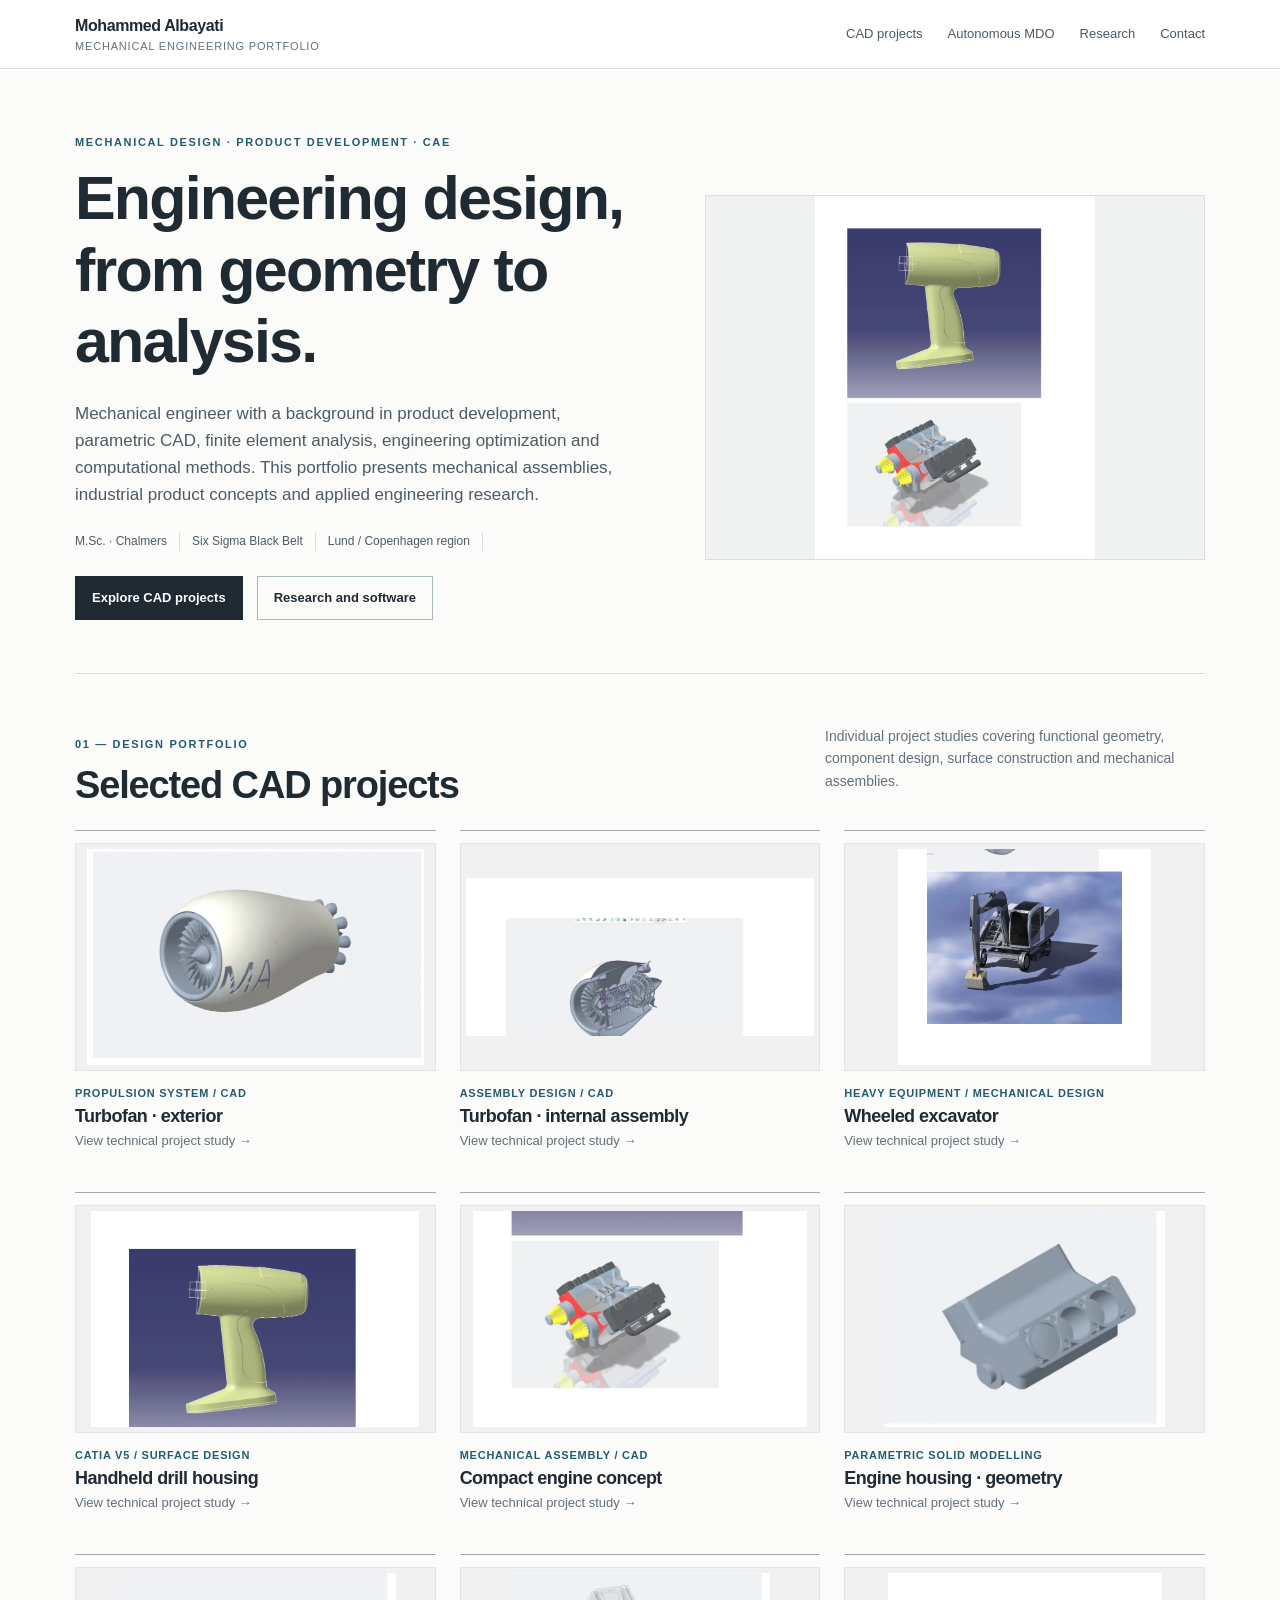
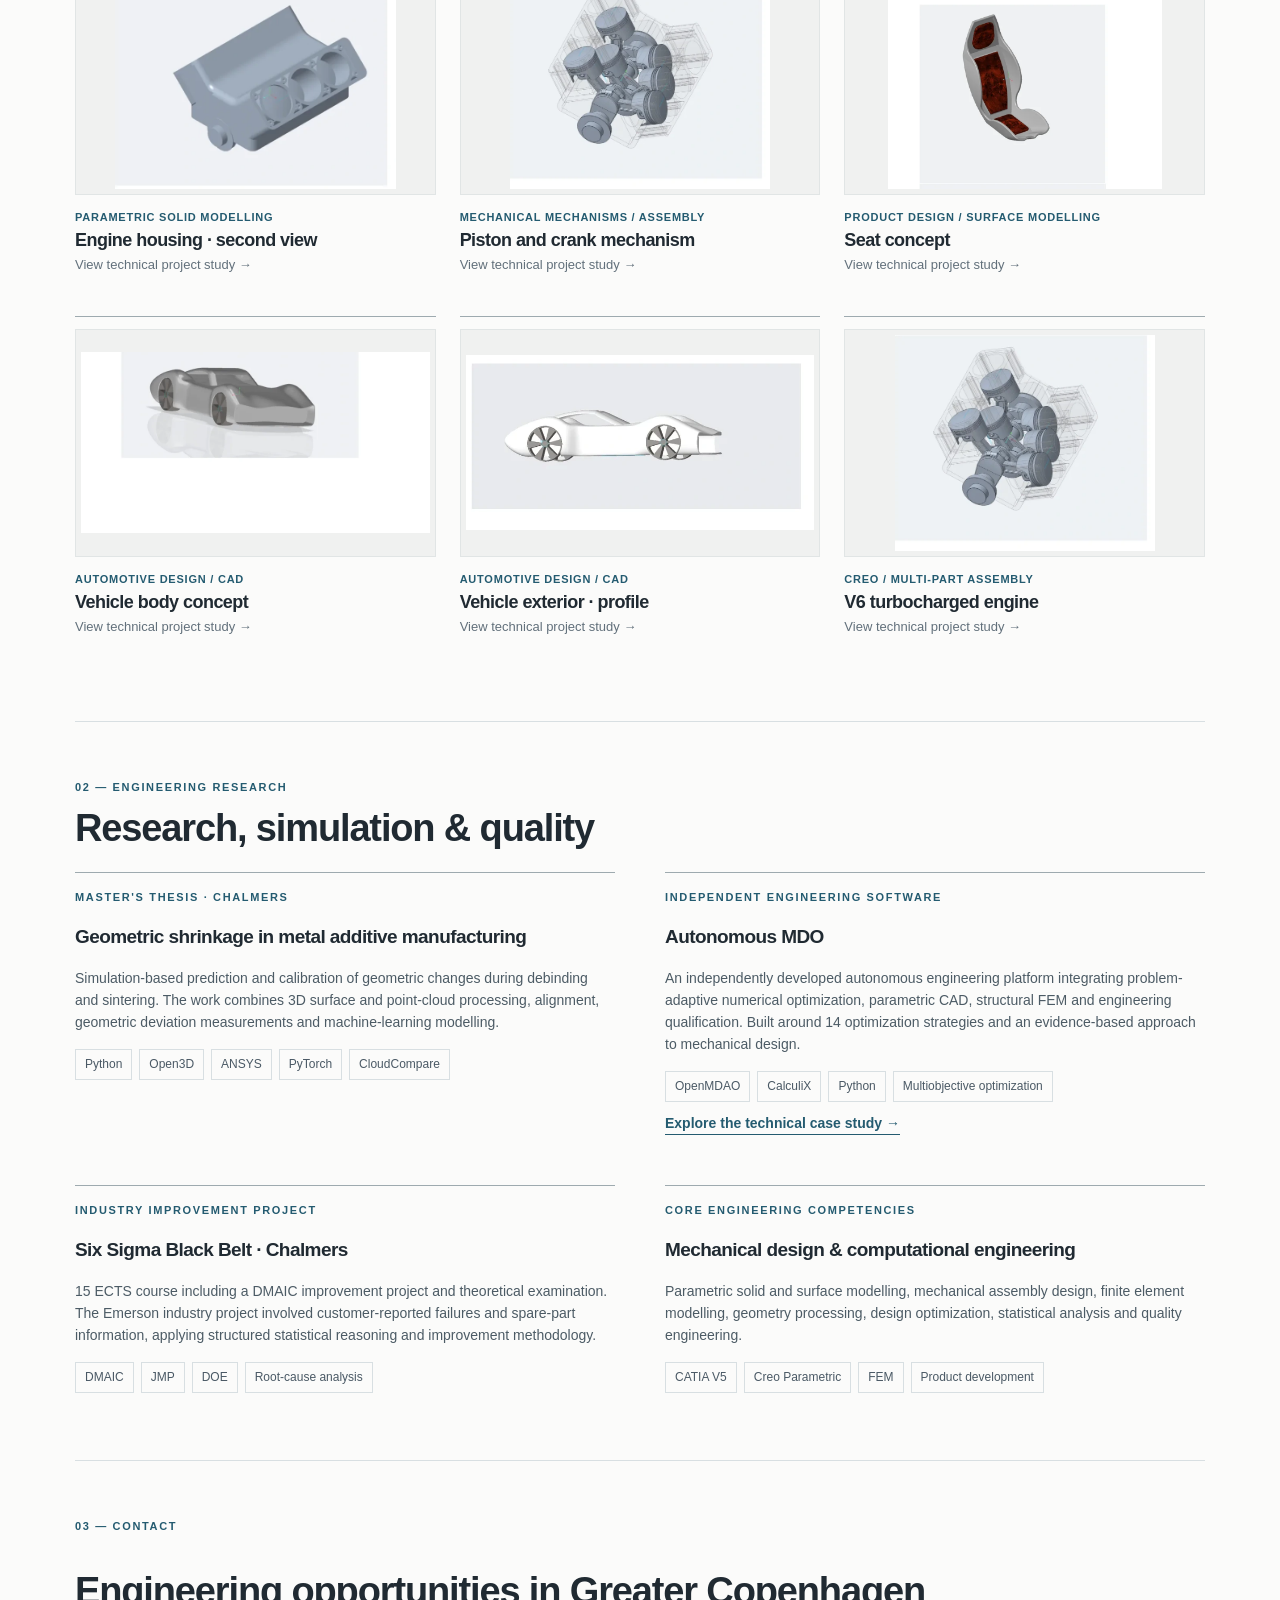
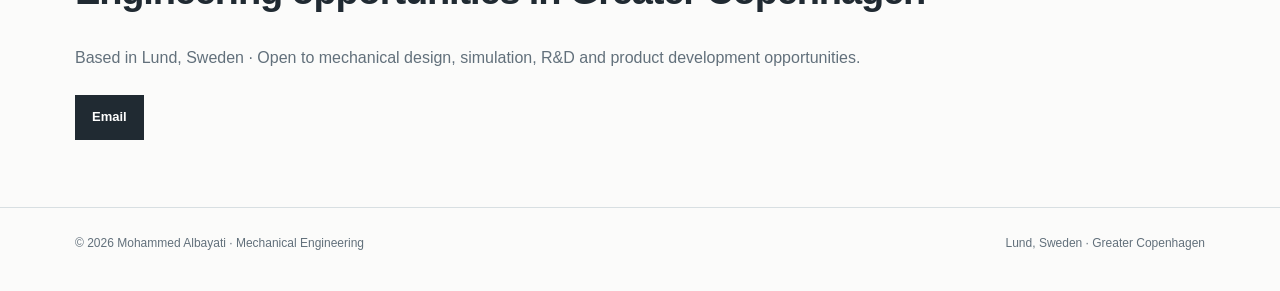
<file: index.html>
<!DOCTYPE html>
<html lang="en"><head><meta charset="utf-8"/><meta content="width=device-width, initial-scale=1" name="viewport"/><meta content="Mechanical design, CAD, product development and simulation portfolio." name="description"/><title>Engineering portfolio | Mohammed Albayati</title><link href="styles.css" rel="stylesheet"/></head><body><header class="header"><div class="wrap"><a class="brand" href="index.html">Mohammed Albayati<small>Mechanical Engineering Portfolio</small></a><nav class="nav"><a href="index.html#cad">CAD projects</a><a href="autonomous-mdo.html">Autonomous MDO</a><a href="index.html#research">Research</a><a href="index.html#contact">Contact</a></nav></div></header><main><div class="wrap"><section class="intro"><div><div class="eyebrow">Mechanical Design · Product Development · CAE</div><h1>Engineering design, from geometry to analysis.</h1><p>Mechanical engineer with a background in product development, parametric CAD, finite element analysis, engineering optimization and computational methods. This portfolio presents mechanical assemblies, industrial product concepts and applied engineering research.</p><div class="meta-line"><span>M.Sc. · Chalmers</span><span>Six Sigma Black Belt</span><span>Lund / Copenhagen region</span></div><div class="links"><a class="btn primary" href="#cad">Explore CAD projects</a><a class="btn" href="#research">Research and software</a></div></div><img alt="Original mechanical assembly CAD image" src="assets/cad-03.webp"/></section><section class="section" id="cad"><div class="section-title"><div><span class="eyebrow">01 — Design portfolio</span><h2>Selected CAD projects</h2></div><p>Individual project studies covering functional geometry, component design, surface construction and mechanical assemblies.</p></div><div class="gallery"><a class="tile" href="cad/turbofan-exterior.html"><div class="image"><img alt="Original CAD image of Turbofan · exterior" loading="lazy" src="assets/cad-01.webp"/></div><div class="small">Propulsion system / CAD</div><h3>Turbofan · exterior</h3><p>View technical project study →</p></a><a class="tile" href="cad/turbofan-cutaway.html"><div class="image"><img alt="Original CAD image of Turbofan · internal assembly" loading="lazy" src="assets/turbofan-cutaway.webp"/></div><div class="small">Assembly design / CAD</div><h3>Turbofan · internal assembly</h3><p>View technical project study →</p></a><a class="tile" href="cad/excavator.html"><div class="image"><img alt="Original CAD image of Wheeled excavator" loading="lazy" src="assets/excavator.webp"/></div><div class="small">Heavy equipment / mechanical design</div><h3>Wheeled excavator</h3><p>View technical project study →</p></a><a class="tile" href="cad/handheld-housing.html"><div class="image"><img alt="Original CAD image of Handheld drill housing" loading="lazy" src="assets/handheld-housing.webp"/></div><div class="small">CATIA V5 / surface design</div><h3>Handheld drill housing</h3><p>View technical project study →</p></a><a class="tile" href="cad/small-engine.html"><div class="image"><img alt="Original CAD image of Compact engine concept" loading="lazy" src="assets/small-engine.webp"/></div><div class="small">Mechanical assembly / CAD</div><h3>Compact engine concept</h3><p>View technical project study →</p></a><a class="tile" href="cad/engine-block-front.html"><div class="image"><img alt="Original CAD image of Engine housing · geometry" loading="lazy" src="assets/cad-04.webp"/></div><div class="small">Parametric solid modelling</div><h3>Engine housing · geometry</h3><p>View technical project study →</p></a><a class="tile" href="cad/engine-block-alt.html"><div class="image"><img alt="Original CAD image of Engine housing · second view" loading="lazy" src="assets/cad-05.webp"/></div><div class="small">Parametric solid modelling</div><h3>Engine housing · second view</h3><p>View technical project study →</p></a><a class="tile" href="cad/piston-assembly.html"><div class="image"><img alt="Original CAD image of Piston and crank mechanism" loading="lazy" src="assets/cad-06.webp"/></div><div class="small">Mechanical mechanisms / assembly</div><h3>Piston and crank mechanism</h3><p>View technical project study →</p></a><a class="tile" href="cad/seat-concept.html"><div class="image"><img alt="Original CAD image of Seat concept" loading="lazy" src="assets/seat-concept.webp"/></div><div class="small">Product design / surface modelling</div><h3>Seat concept</h3><p>View technical project study →</p></a><a class="tile" href="cad/vehicle-body.html"><div class="image"><img alt="Original CAD image of Vehicle body concept" loading="lazy" src="assets/vehicle-body.webp"/></div><div class="small">Automotive design / CAD</div><h3>Vehicle body concept</h3><p>View technical project study →</p></a><a class="tile" href="cad/vehicle-profile.html"><div class="image"><img alt="Original CAD image of Vehicle exterior · profile" loading="lazy" src="assets/cad-08.webp"/></div><div class="small">Automotive design / CAD</div><h3>Vehicle exterior · profile</h3><p>View technical project study →</p></a><a class="tile" href="cad/v6-turbo-engine.html"><div class="image"><img alt="Original CAD image of V6 turbocharged engine" loading="lazy" src="assets/cad-06.webp"/></div><div class="small">Creo / multi-part assembly</div><h3>V6 turbocharged engine</h3><p>View technical project study →</p></a></div></section><section class="section" id="research"><div class="section-title"><div><span class="eyebrow">02 — Engineering research</span><h2>Research, simulation &amp; quality</h2></div></div><div class="two"><article><div class="eyebrow">Master's thesis · Chalmers</div><h3>Geometric shrinkage in metal additive manufacturing</h3><p>Simulation-based prediction and calibration of geometric changes during debinding and sintering. The work combines 3D surface and point-cloud processing, alignment, geometric deviation measurements and machine-learning modelling.</p><div class="labels"><span>Python</span><span>Open3D</span><span>ANSYS</span><span>PyTorch</span><span>CloudCompare</span></div></article><article><div class="eyebrow">Independent engineering software</div><h3>Autonomous MDO</h3><p>An independently developed autonomous engineering platform integrating problem-adaptive numerical optimization, parametric CAD, structural FEM and engineering qualification. Built around 14 optimization strategies and an evidence-based approach to mechanical design.</p><div class="labels"><span>OpenMDAO</span><span>CalculiX</span><span>Python</span><span>Multiobjective optimization</span></div><a class="research-link" href="autonomous-mdo.html">Explore the technical case study →</a></article><article><div class="eyebrow">Industry improvement project</div><h3>Six Sigma Black Belt · Chalmers</h3><p>15 ECTS course including a DMAIC improvement project and theoretical examination. The Emerson industry project involved customer-reported failures and spare-part information, applying structured statistical reasoning and improvement methodology.</p><div class="labels"><span>DMAIC</span><span>JMP</span><span>DOE</span><span>Root-cause analysis</span></div></article><article><div class="eyebrow">Core engineering competencies</div><h3>Mechanical design &amp; computational engineering</h3><p>Parametric solid and surface modelling, mechanical assembly design, finite element modelling, geometry processing, design optimization, statistical analysis and quality engineering.</p><div class="labels"><span>CATIA V5</span><span>Creo Parametric</span><span>FEM</span><span>Product development</span></div></article></div></section><section class="section" id="contact"><span class="eyebrow">03 — Contact</span><h2>Engineering opportunities in Greater Copenhagen</h2><p class="muted">Based in Lund, Sweden · Open to mechanical design, simulation, R&amp;D and product development opportunities.</p><div class="links"><a class="btn primary" href="mailto:momme1997@icloud.com">Email</a></div></section></div></main><footer class="foot"><div class="wrap"><span>© 2026 Mohammed Albayati · Mechanical Engineering</span><span>Lund, Sweden · Greater Copenhagen</span></div></footer></body></html>
</file>
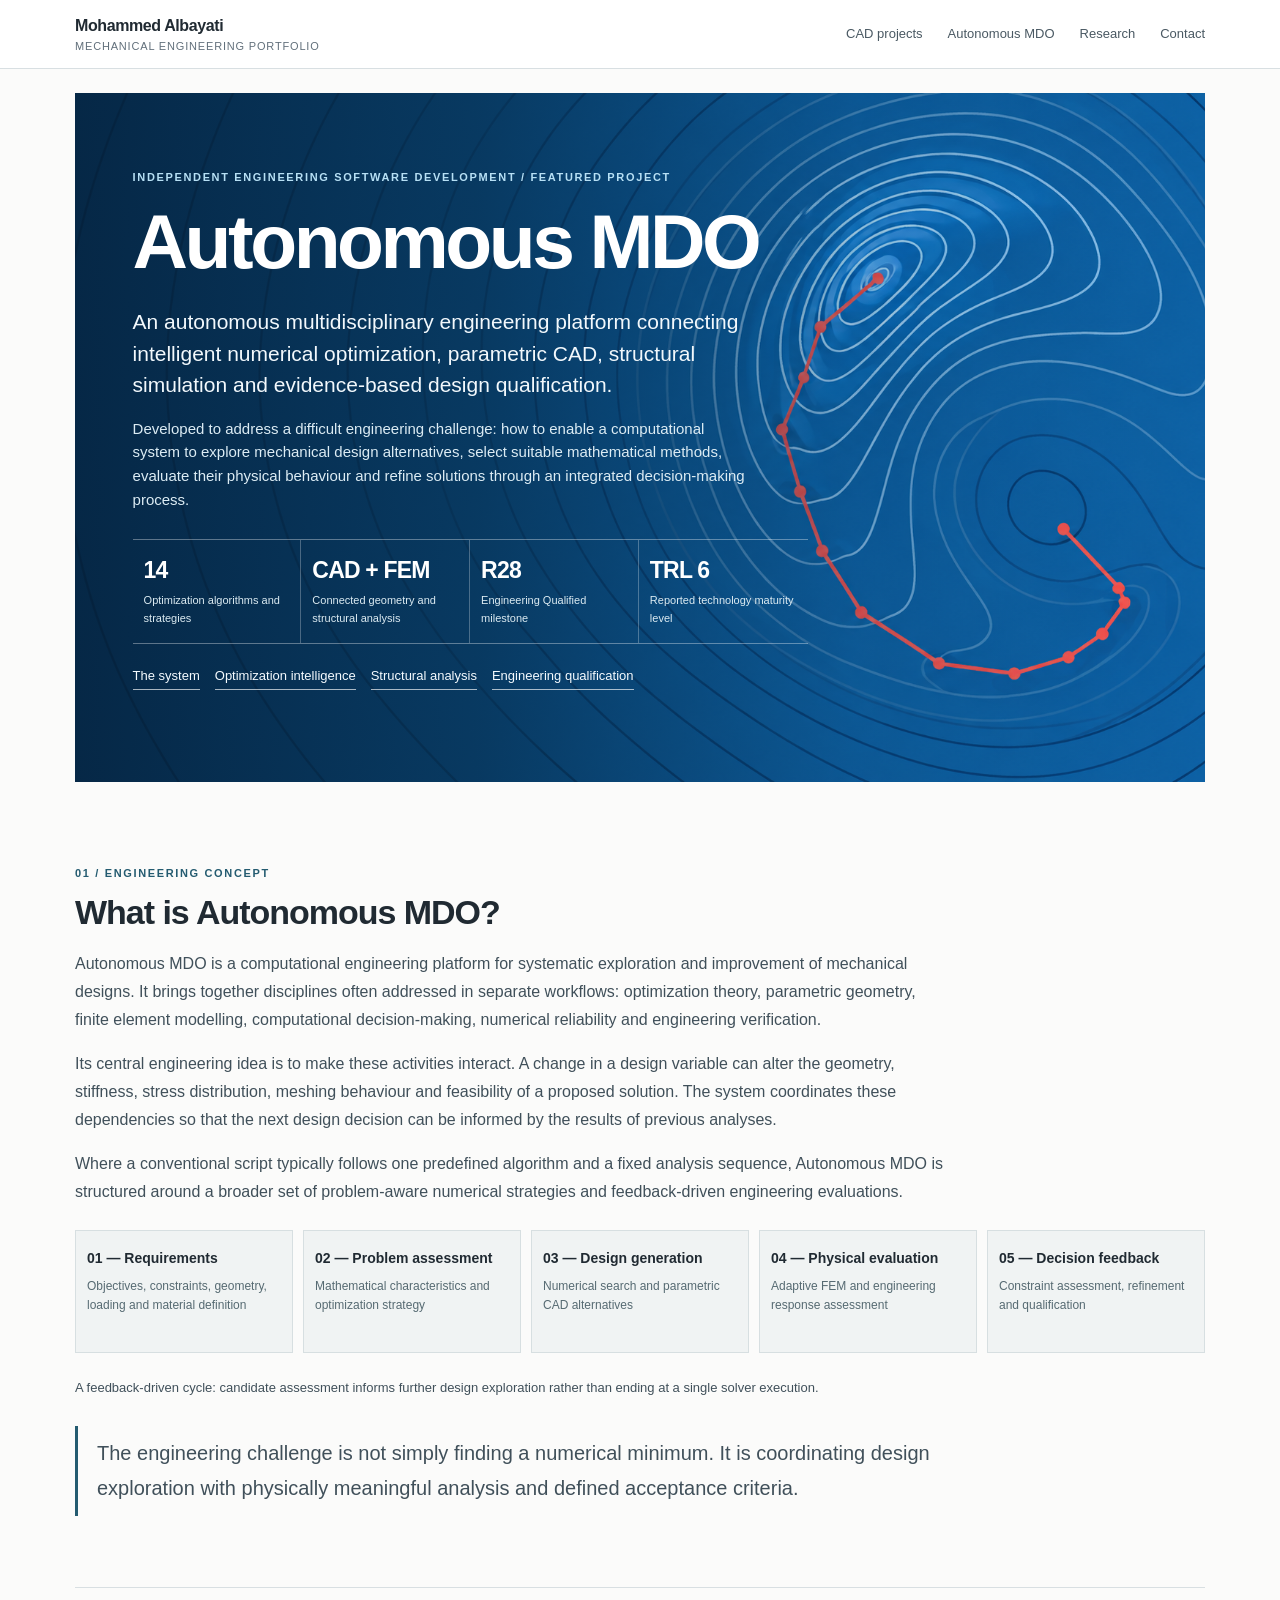
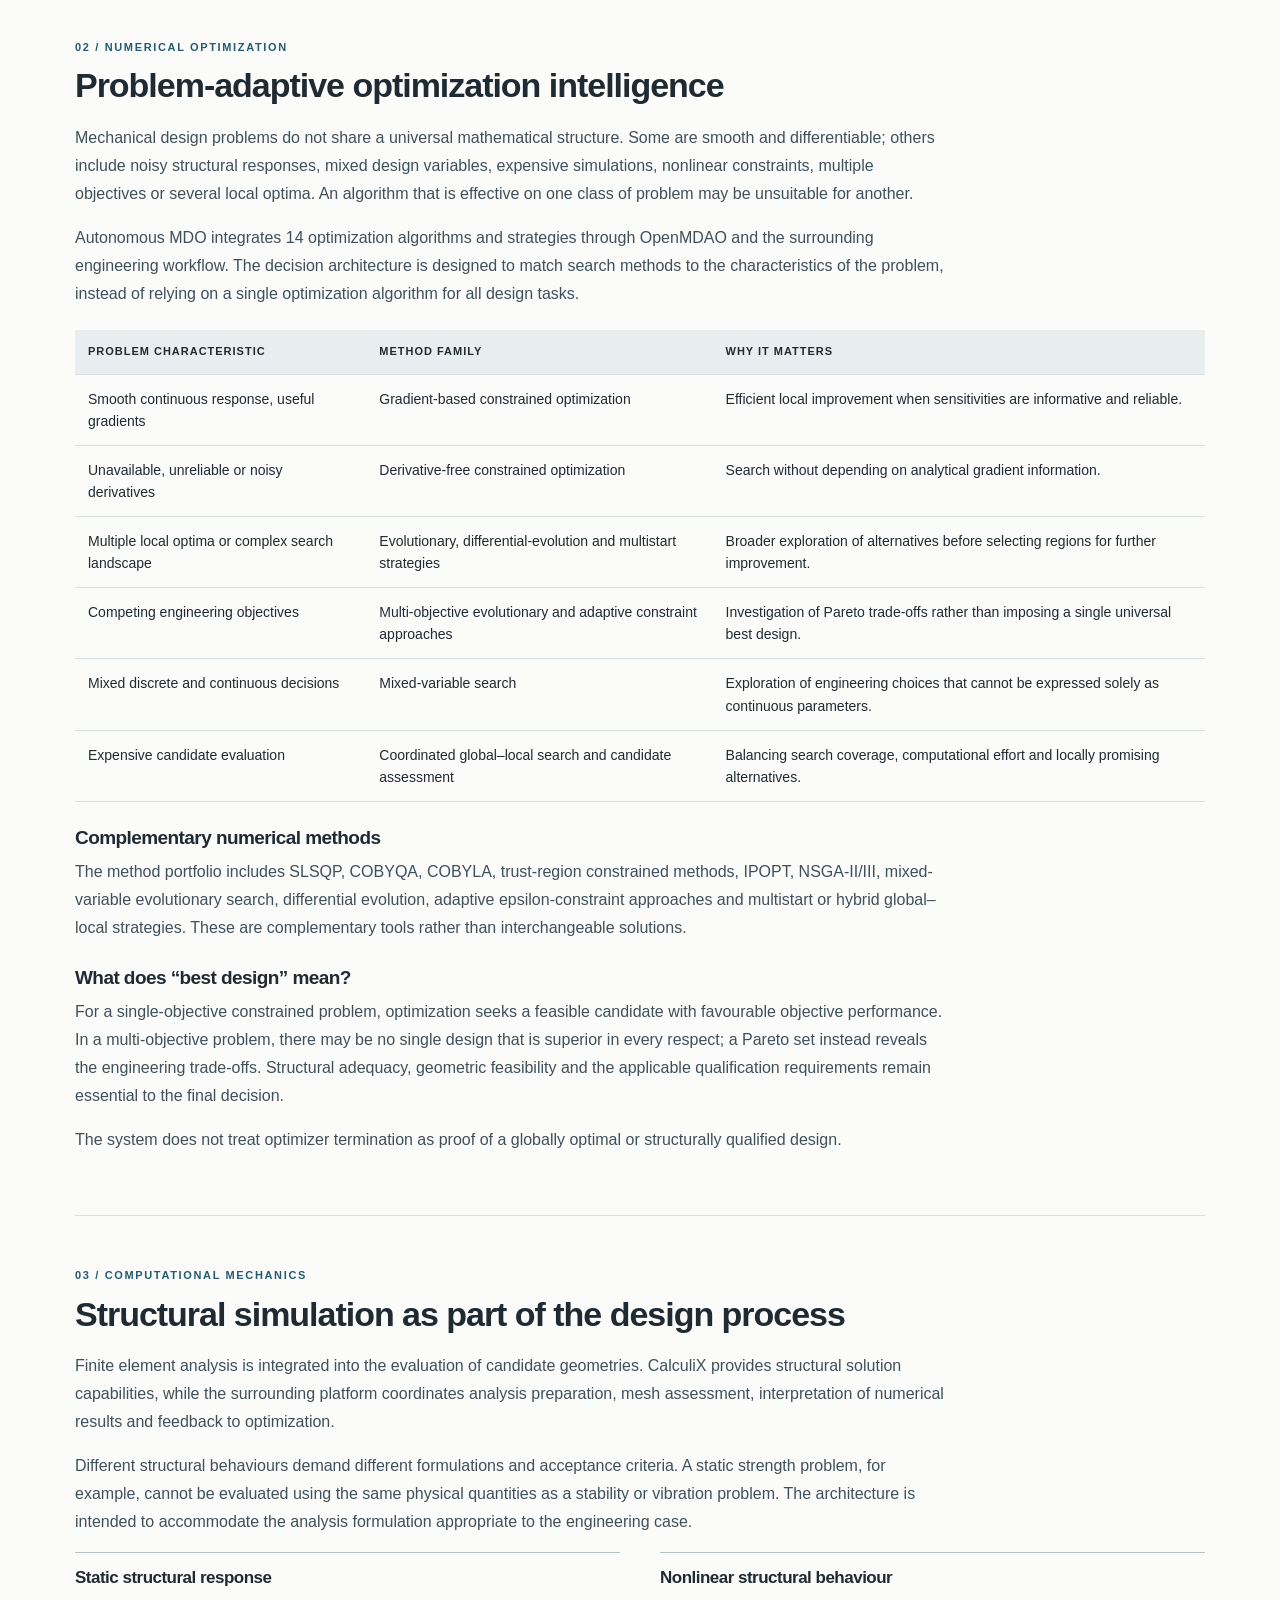
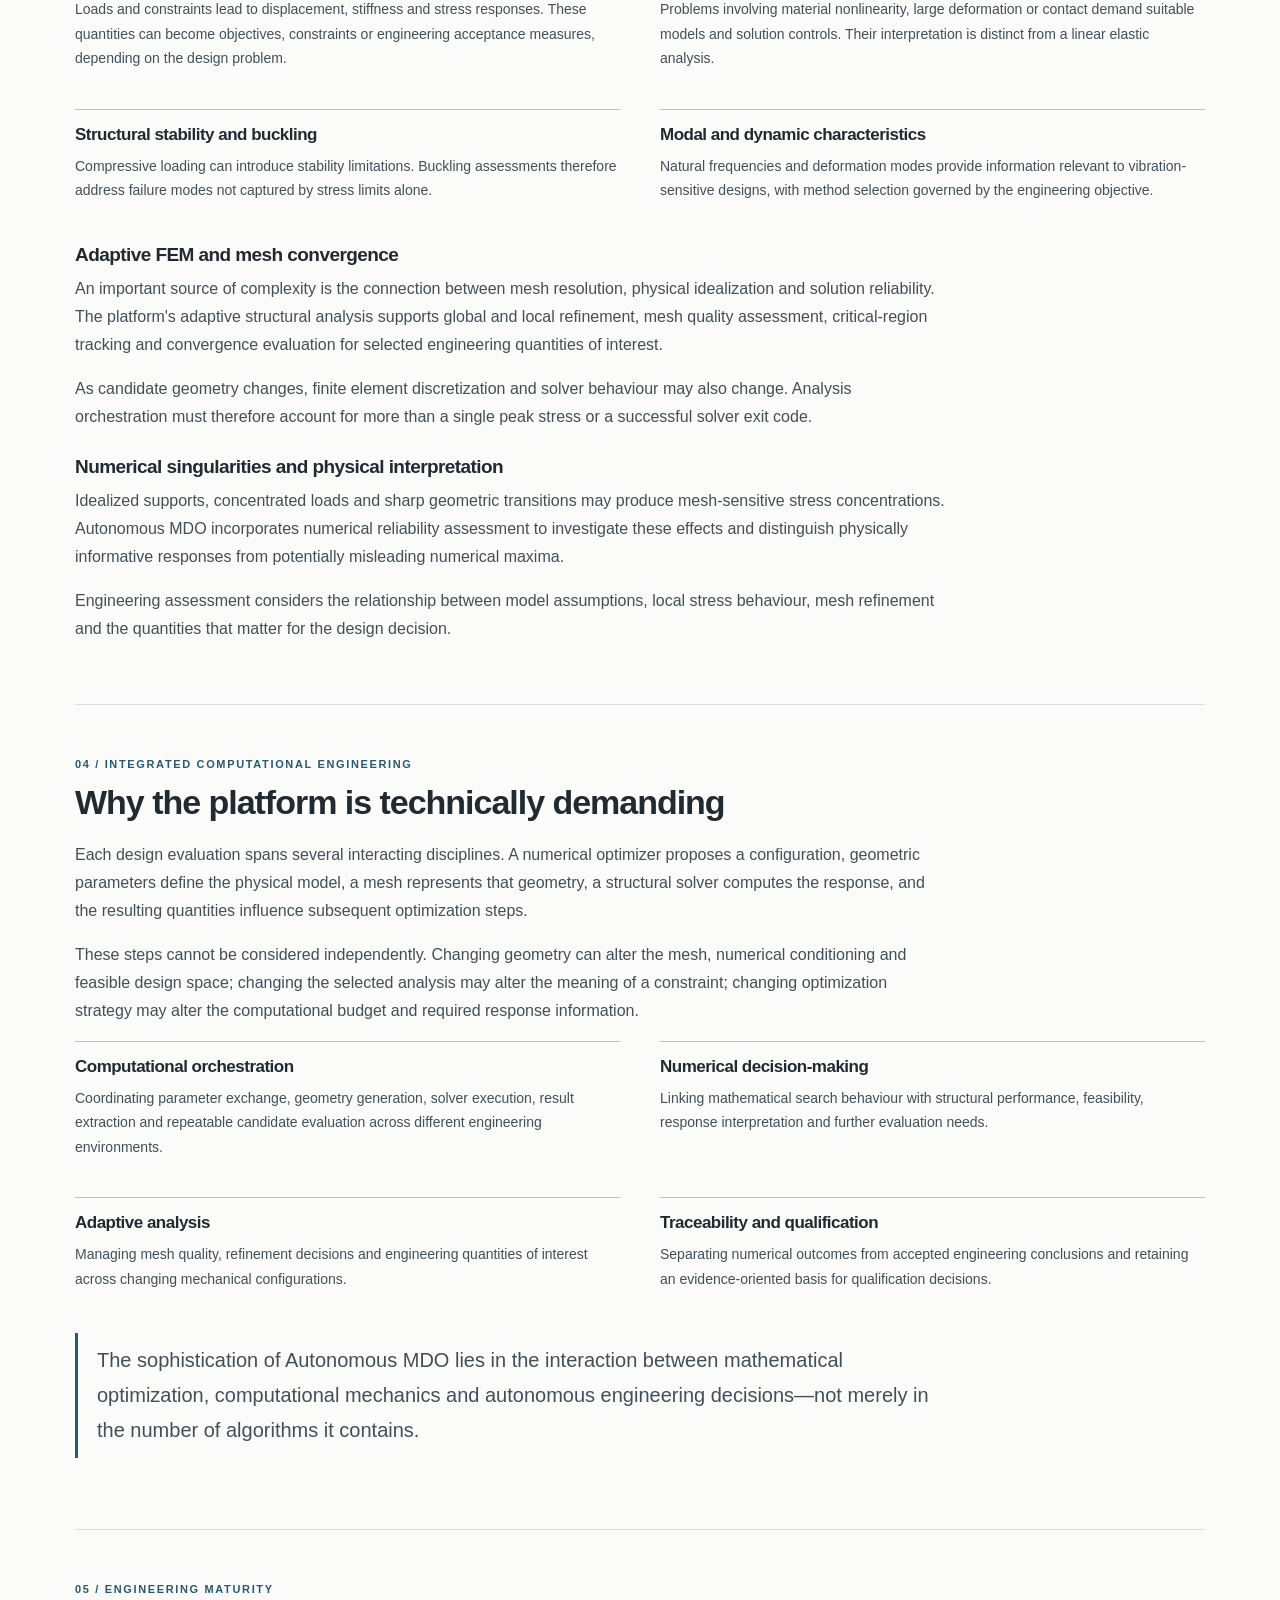
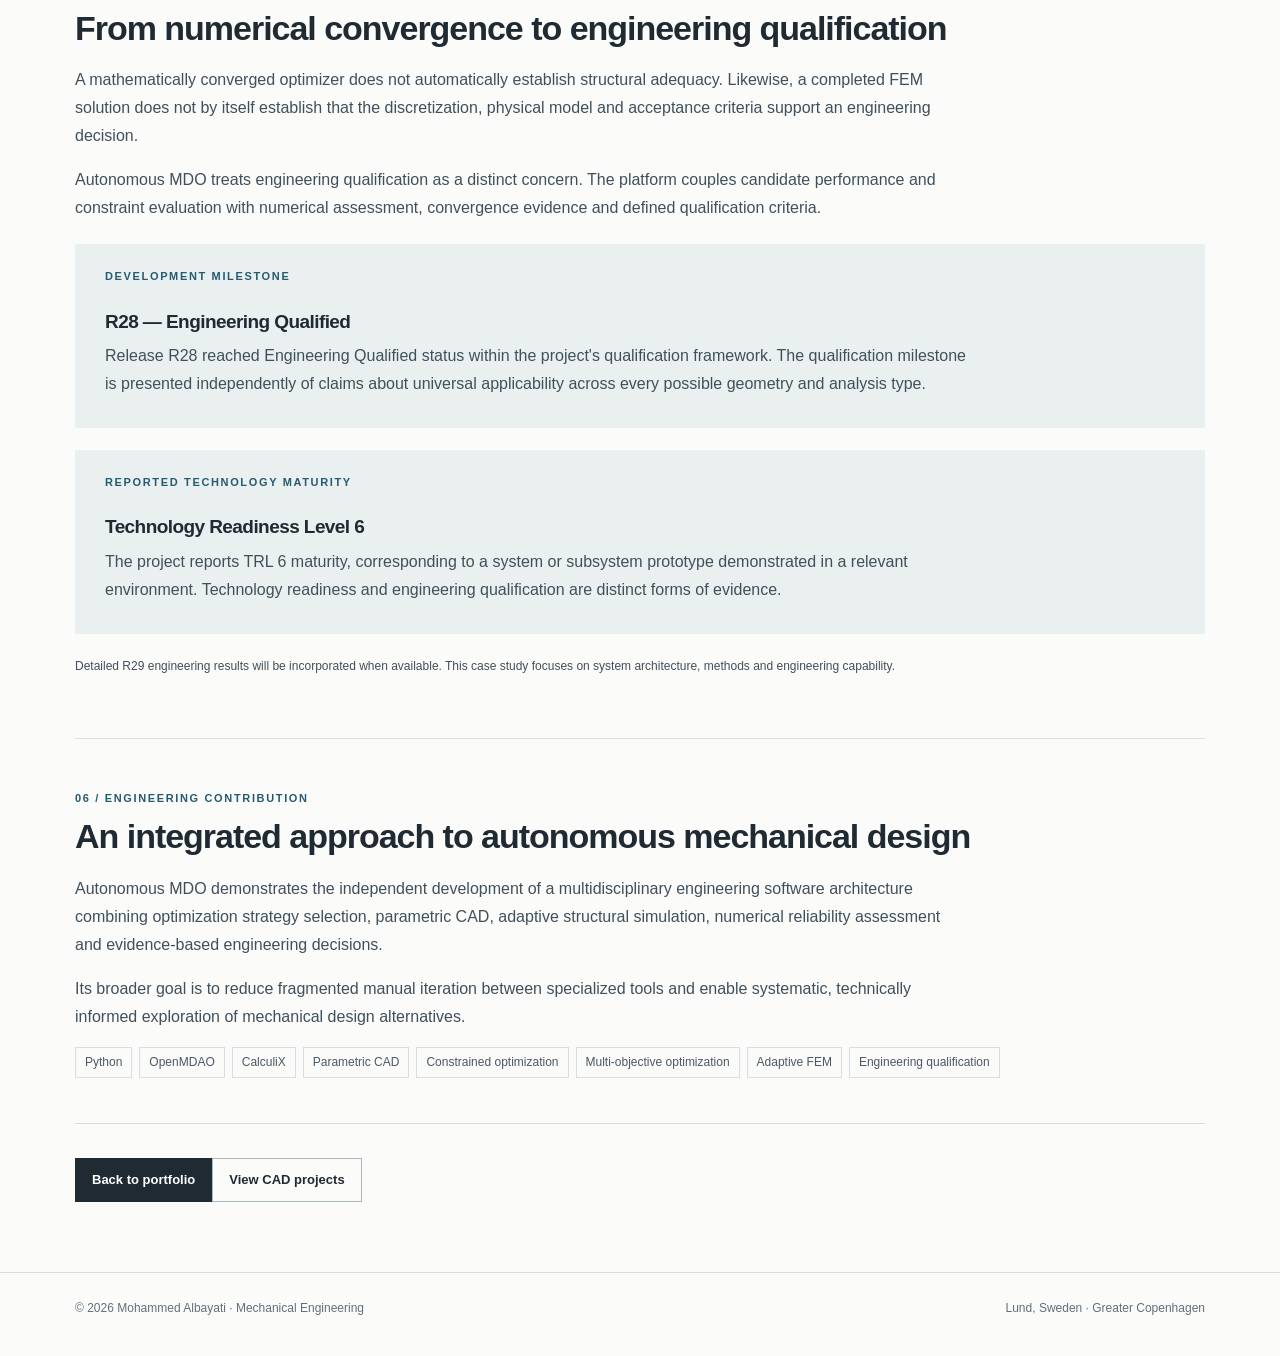
<file: autonomous-mdo.html>
<!doctype html><html lang="en"><head><meta charset="utf-8"><meta name="viewport" content="width=device-width, initial-scale=1"><meta name="description" content="Autonomous MDO: independent development of a multidisciplinary engineering optimization platform integrating intelligent algorithm selection, CAD, adaptive FEM and engineering qualification."><title>Autonomous MDO | Engineering Portfolio</title><link rel="stylesheet" href="styles.css"></head><body>
<header class="header"><div class="wrap"><a class="brand" href="index.html">Mohammed Albayati<small>Mechanical Engineering Portfolio</small></a><nav class="nav"><a href="index.html#cad">CAD projects</a><a href="autonomous-mdo.html">Autonomous MDO</a><a href="index.html#research">Research</a><a href="index.html#contact">Contact</a></nav></div></header><main><div class="wrap">
<section class="mdo-hero"><div class="mdo-hero-copy"><span class="eyebrow">Independent Engineering Software Development / Featured Project</span><h1>Autonomous MDO</h1><p class="lead">An autonomous multidisciplinary engineering platform connecting intelligent numerical optimization, parametric CAD, structural simulation and evidence-based design qualification.</p><p>Developed to address a difficult engineering challenge: how to enable a computational system to explore mechanical design alternatives, select suitable mathematical methods, evaluate their physical behaviour and refine solutions through an integrated decision-making process.</p><div class="mdo-facts"><div><strong>14</strong><small>Optimization algorithms and strategies</small></div><div><strong>CAD + FEM</strong><small>Connected geometry and structural analysis</small></div><div><strong>R28</strong><small>Engineering Qualified milestone</small></div><div><strong>TRL 6</strong><small>Reported technology maturity level</small></div></div><div class="mdo-inline-nav"><a href="#system">The system</a><a href="#intelligence">Optimization intelligence</a><a href="#simulation">Structural analysis</a><a href="#quality">Engineering qualification</a></div></div></section>
<section class="mdo-section" id="system"><span class="eyebrow">01 / Engineering concept</span><h2>What is Autonomous MDO?</h2><p>Autonomous MDO is a computational engineering platform for systematic exploration and improvement of mechanical designs. It brings together disciplines often addressed in separate workflows: optimization theory, parametric geometry, finite element modelling, computational decision-making, numerical reliability and engineering verification.</p><p>Its central engineering idea is to make these activities interact. A change in a design variable can alter the geometry, stiffness, stress distribution, meshing behaviour and feasibility of a proposed solution. The system coordinates these dependencies so that the next design decision can be informed by the results of previous analyses.</p><p>Where a conventional script typically follows one predefined algorithm and a fixed analysis sequence, Autonomous MDO is structured around a broader set of problem-aware numerical strategies and feedback-driven engineering evaluations.</p>
<div class="mdo-flow" aria-label="Conceptual closed-loop engineering workflow"><div class="node"><b>01 — Requirements</b><small>Objectives, constraints, geometry, loading and material definition</small></div><div class="node"><b>02 — Problem assessment</b><small>Mathematical characteristics and optimization strategy</small></div><div class="node"><b>03 — Design generation</b><small>Numerical search and parametric CAD alternatives</small></div><div class="node"><b>04 — Physical evaluation</b><small>Adaptive FEM and engineering response assessment</small></div><div class="node"><b>05 — Decision feedback</b><small>Constraint assessment, refinement and qualification</small></div></div><p class="mdo-flow-note">A feedback-driven cycle: candidate assessment informs further design exploration rather than ending at a single solver execution.</p>
<p class="mdo-quote">The engineering challenge is not simply finding a numerical minimum. It is coordinating design exploration with physically meaningful analysis and defined acceptance criteria.</p></section>
<section class="mdo-section" id="intelligence"><span class="eyebrow">02 / Numerical optimization</span><h2>Problem-adaptive optimization intelligence</h2><p>Mechanical design problems do not share a universal mathematical structure. Some are smooth and differentiable; others include noisy structural responses, mixed design variables, expensive simulations, nonlinear constraints, multiple objectives or several local optima. An algorithm that is effective on one class of problem may be unsuitable for another.</p><p>Autonomous MDO integrates 14 optimization algorithms and strategies through OpenMDAO and the surrounding engineering workflow. The decision architecture is designed to match search methods to the characteristics of the problem, instead of relying on a single optimization algorithm for all design tasks.</p>
<table class="mdo-table"><thead><tr><th>Problem characteristic</th><th>Method family</th><th>Why it matters</th></tr></thead><tbody>
<tr><td>Smooth continuous response, useful gradients</td><td>Gradient-based constrained optimization</td><td>Efficient local improvement when sensitivities are informative and reliable.</td></tr>
<tr><td>Unavailable, unreliable or noisy derivatives</td><td>Derivative-free constrained optimization</td><td>Search without depending on analytical gradient information.</td></tr>
<tr><td>Multiple local optima or complex search landscape</td><td>Evolutionary, differential-evolution and multistart strategies</td><td>Broader exploration of alternatives before selecting regions for further improvement.</td></tr>
<tr><td>Competing engineering objectives</td><td>Multi-objective evolutionary and adaptive constraint approaches</td><td>Investigation of Pareto trade-offs rather than imposing a single universal best design.</td></tr>
<tr><td>Mixed discrete and continuous decisions</td><td>Mixed-variable search</td><td>Exploration of engineering choices that cannot be expressed solely as continuous parameters.</td></tr>
<tr><td>Expensive candidate evaluation</td><td>Coordinated global–local search and candidate assessment</td><td>Balancing search coverage, computational effort and locally promising alternatives.</td></tr>
</tbody></table>
<h3>Complementary numerical methods</h3><p>The method portfolio includes SLSQP, COBYQA, COBYLA, trust-region constrained methods, IPOPT, NSGA-II/III, mixed-variable evolutionary search, differential evolution, adaptive epsilon-constraint approaches and multistart or hybrid global–local strategies. These are complementary tools rather than interchangeable solutions.</p><h3>What does “best design” mean?</h3><p>For a single-objective constrained problem, optimization seeks a feasible candidate with favourable objective performance. In a multi-objective problem, there may be no single design that is superior in every respect; a Pareto set instead reveals the engineering trade-offs. Structural adequacy, geometric feasibility and the applicable qualification requirements remain essential to the final decision.</p><p>The system does not treat optimizer termination as proof of a globally optimal or structurally qualified design.</p></section>
<section class="mdo-section" id="simulation"><span class="eyebrow">03 / Computational mechanics</span><h2>Structural simulation as part of the design process</h2><p>Finite element analysis is integrated into the evaluation of candidate geometries. CalculiX provides structural solution capabilities, while the surrounding platform coordinates analysis preparation, mesh assessment, interpretation of numerical results and feedback to optimization.</p><p>Different structural behaviours demand different formulations and acceptance criteria. A static strength problem, for example, cannot be evaluated using the same physical quantities as a stability or vibration problem. The architecture is intended to accommodate the analysis formulation appropriate to the engineering case.</p>
<div class="mdo-subgrid"><article><h3>Static structural response</h3><p>Loads and constraints lead to displacement, stiffness and stress responses. These quantities can become objectives, constraints or engineering acceptance measures, depending on the design problem.</p></article><article><h3>Nonlinear structural behaviour</h3><p>Problems involving material nonlinearity, large deformation or contact demand suitable models and solution controls. Their interpretation is distinct from a linear elastic analysis.</p></article><article><h3>Structural stability and buckling</h3><p>Compressive loading can introduce stability limitations. Buckling assessments therefore address failure modes not captured by stress limits alone.</p></article><article><h3>Modal and dynamic characteristics</h3><p>Natural frequencies and deformation modes provide information relevant to vibration-sensitive designs, with method selection governed by the engineering objective.</p></article></div>
<h3>Adaptive FEM and mesh convergence</h3><p>An important source of complexity is the connection between mesh resolution, physical idealization and solution reliability. The platform's adaptive structural analysis supports global and local refinement, mesh quality assessment, critical-region tracking and convergence evaluation for selected engineering quantities of interest.</p><p>As candidate geometry changes, finite element discretization and solver behaviour may also change. Analysis orchestration must therefore account for more than a single peak stress or a successful solver exit code.</p><h3>Numerical singularities and physical interpretation</h3><p>Idealized supports, concentrated loads and sharp geometric transitions may produce mesh-sensitive stress concentrations. Autonomous MDO incorporates numerical reliability assessment to investigate these effects and distinguish physically informative responses from potentially misleading numerical maxima.</p><p>Engineering assessment considers the relationship between model assumptions, local stress behaviour, mesh refinement and the quantities that matter for the design decision.</p></section>
<section class="mdo-section" id="integration"><span class="eyebrow">04 / Integrated computational engineering</span><h2>Why the platform is technically demanding</h2><p>Each design evaluation spans several interacting disciplines. A numerical optimizer proposes a configuration, geometric parameters define the physical model, a mesh represents that geometry, a structural solver computes the response, and the resulting quantities influence subsequent optimization steps.</p><p>These steps cannot be considered independently. Changing geometry can alter the mesh, numerical conditioning and feasible design space; changing the selected analysis may alter the meaning of a constraint; changing optimization strategy may alter the computational budget and required response information.</p>
<div class="mdo-subgrid"><article><h3>Computational orchestration</h3><p>Coordinating parameter exchange, geometry generation, solver execution, result extraction and repeatable candidate evaluation across different engineering environments.</p></article><article><h3>Numerical decision-making</h3><p>Linking mathematical search behaviour with structural performance, feasibility, response interpretation and further evaluation needs.</p></article><article><h3>Adaptive analysis</h3><p>Managing mesh quality, refinement decisions and engineering quantities of interest across changing mechanical configurations.</p></article><article><h3>Traceability and qualification</h3><p>Separating numerical outcomes from accepted engineering conclusions and retaining an evidence-oriented basis for qualification decisions.</p></article></div>
<p class="mdo-quote">The sophistication of Autonomous MDO lies in the interaction between mathematical optimization, computational mechanics and autonomous engineering decisions—not merely in the number of algorithms it contains.</p></section>
<section class="mdo-section" id="quality"><span class="eyebrow">05 / Engineering maturity</span><h2>From numerical convergence to engineering qualification</h2><p>A mathematically converged optimizer does not automatically establish structural adequacy. Likewise, a completed FEM solution does not by itself establish that the discretization, physical model and acceptance criteria support an engineering decision.</p><p>Autonomous MDO treats engineering qualification as a distinct concern. The platform couples candidate performance and constraint evaluation with numerical assessment, convergence evidence and defined qualification criteria.</p><div class="mdo-band"><div class="eyebrow">Development milestone</div><h3>R28 — Engineering Qualified</h3><p>Release R28 reached Engineering Qualified status within the project's qualification framework. The qualification milestone is presented independently of claims about universal applicability across every possible geometry and analysis type.</p></div><div class="mdo-band"><div class="eyebrow">Reported technology maturity</div><h3>Technology Readiness Level 6</h3><p>The project reports TRL 6 maturity, corresponding to a system or subsystem prototype demonstrated in a relevant environment. Technology readiness and engineering qualification are distinct forms of evidence.</p></div><p class="mdo-note">Detailed R29 engineering results will be incorporated when available. This case study focuses on system architecture, methods and engineering capability.</p></section>
<section class="mdo-section"><span class="eyebrow">06 / Engineering contribution</span><h2>An integrated approach to autonomous mechanical design</h2><p>Autonomous MDO demonstrates the independent development of a multidisciplinary engineering software architecture combining optimization strategy selection, parametric CAD, adaptive structural simulation, numerical reliability assessment and evidence-based engineering decisions.</p><p>Its broader goal is to reduce fragmented manual iteration between specialized tools and enable systematic, technically informed exploration of mechanical design alternatives.</p><div class="labels"><span>Python</span><span>OpenMDAO</span><span>CalculiX</span><span>Parametric CAD</span><span>Constrained optimization</span><span>Multi-objective optimization</span><span>Adaptive FEM</span><span>Engineering qualification</span></div></section>
<div class="mdo-footer"><a class="btn primary" href="index.html">Back to portfolio</a><a class="btn" href="index.html#cad">View CAD projects</a></div>
</div></main><footer class="foot"><div class="wrap"><span>© 2026 Mohammed Albayati · Mechanical Engineering</span><span>Lund, Sweden · Greater Copenhagen</span></div></footer></body></html>
</file>
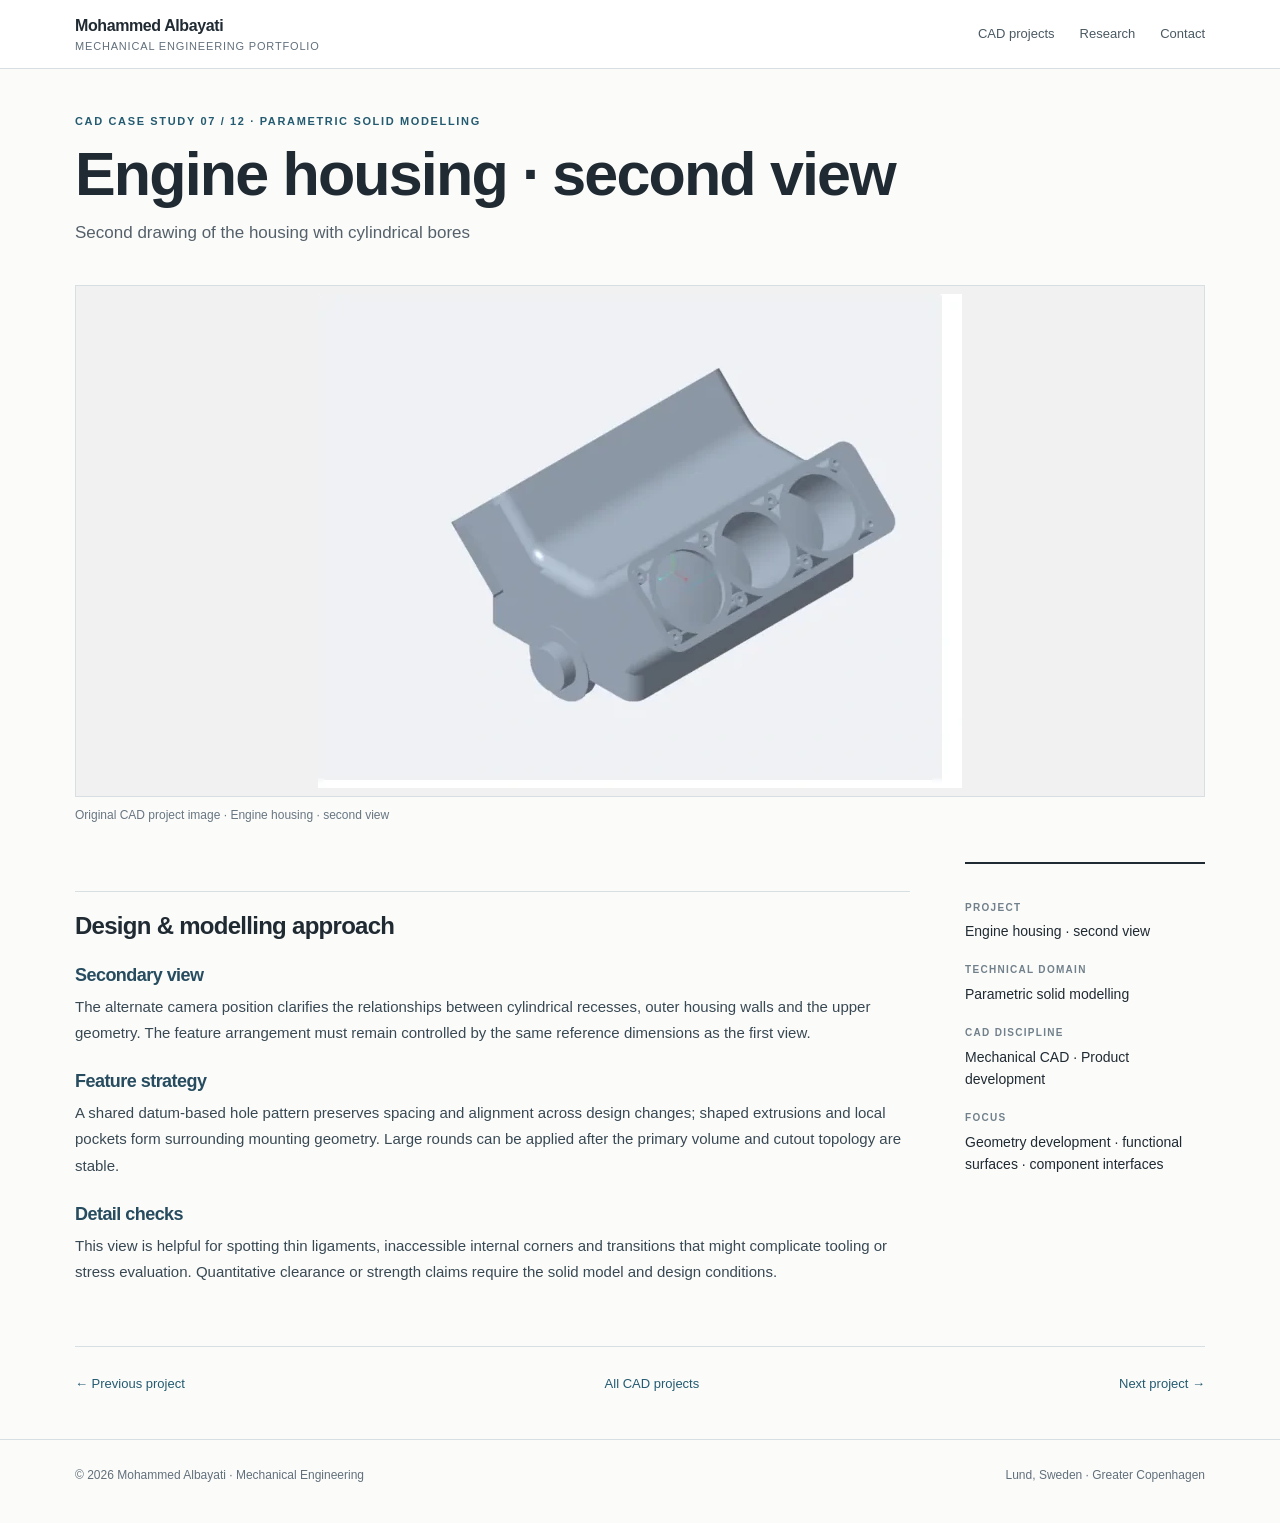
<file: cad/engine-block-alt.html>
<!doctype html><html lang="en"><head><meta charset="utf-8"><meta name="viewport" content="width=device-width, initial-scale=1"><meta name="description" content="Mechanical design, CAD, product development and simulation portfolio."><title>Engine housing · second view | Mohammed Albayati</title><link rel="stylesheet" href="../styles.css"></head><body><header class="header"><div class="wrap"><a class="brand" href="../index.html">Mohammed Albayati<small>Mechanical Engineering Portfolio</small></a><nav class="nav"><a href="../index.html#cad">CAD projects</a><a href="../index.html#research">Research</a><a href="../index.html#contact">Contact</a></nav></div></header><main><div class="wrap"><section class="detail-head"><div class="eyebrow">CAD CASE STUDY 07 / 12 · Parametric solid modelling</div><h1>Engine housing · second view</h1><p class="summary">Second drawing of the housing with cylindrical bores</p></section><figure class="figure"><div class="frame"><img src="../assets/cad-05.webp" alt="Original CAD model — Engine housing · second view"></div><figcaption>Original CAD project image · Engine housing · second view</figcaption></figure><section class="case"><article class="body"><h2>Design &amp; modelling approach</h2><h3>Secondary view</h3><p>The alternate camera position clarifies the relationships between cylindrical recesses, outer housing walls and the upper geometry. The feature arrangement must remain controlled by the same reference dimensions as the first view.</p><h3>Feature strategy</h3><p>A shared datum-based hole pattern preserves spacing and alignment across design changes; shaped extrusions and local pockets form surrounding mounting geometry. Large rounds can be applied after the primary volume and cutout topology are stable.</p><h3>Detail checks</h3><p>This view is helpful for spotting thin ligaments, inaccessible internal corners and transitions that might complicate tooling or stress evaluation. Quantitative clearance or strength claims require the solid model and design conditions.</p></article><aside class="side"><dl><dt>Project</dt><dd>Engine housing · second view</dd><dt>Technical domain</dt><dd>Parametric solid modelling</dd><dt>CAD discipline</dt><dd>Mechanical CAD · Product development</dd><dt>Focus</dt><dd>Geometry development · functional surfaces · component interfaces</dd></dl></aside></section><nav class="pagination"><a href="engine-block-front.html">← Previous project</a><a href="../index.html#cad">All CAD projects</a><a href="piston-assembly.html">Next project →</a></nav></div></main><footer class="foot"><div class="wrap"><span>© 2026 Mohammed Albayati · Mechanical Engineering</span><span>Lund, Sweden · Greater Copenhagen</span></div></footer></body></html>
</file>
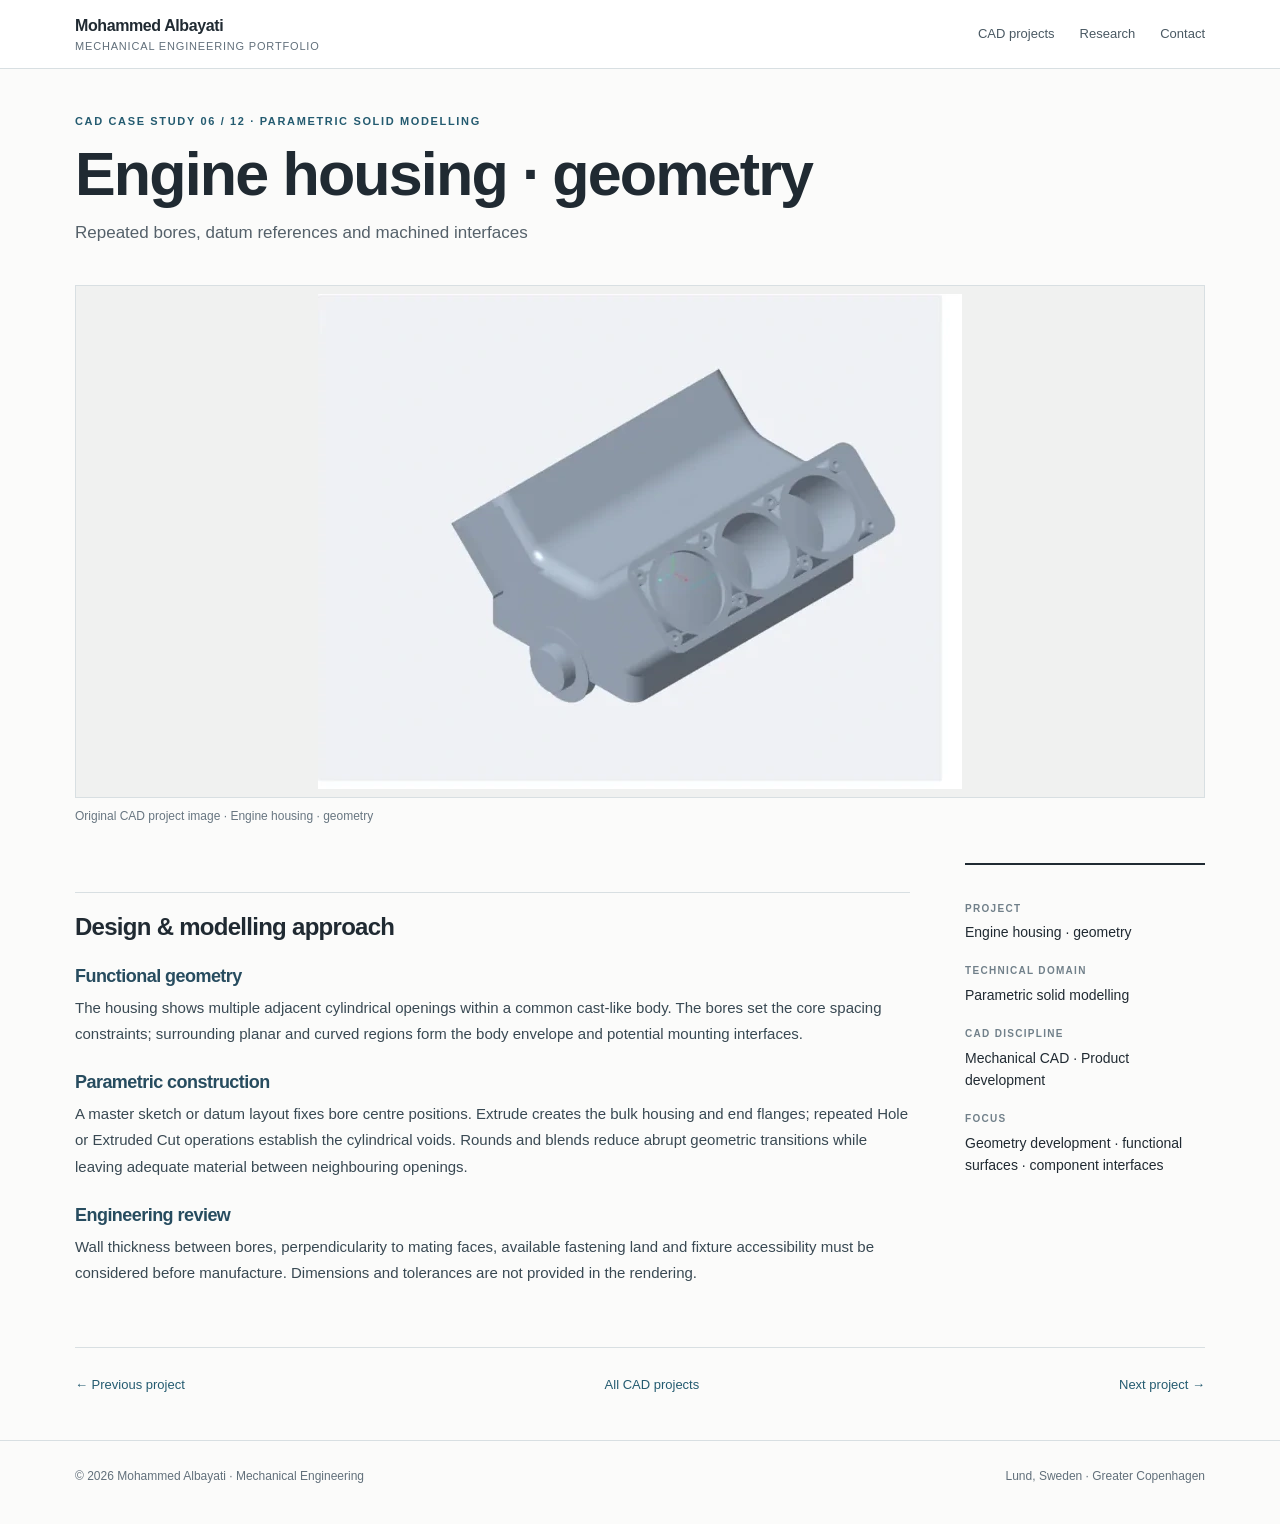
<file: cad/engine-block-front.html>
<!doctype html><html lang="en"><head><meta charset="utf-8"><meta name="viewport" content="width=device-width, initial-scale=1"><meta name="description" content="Mechanical design, CAD, product development and simulation portfolio."><title>Engine housing · geometry | Mohammed Albayati</title><link rel="stylesheet" href="../styles.css"></head><body><header class="header"><div class="wrap"><a class="brand" href="../index.html">Mohammed Albayati<small>Mechanical Engineering Portfolio</small></a><nav class="nav"><a href="../index.html#cad">CAD projects</a><a href="../index.html#research">Research</a><a href="../index.html#contact">Contact</a></nav></div></header><main><div class="wrap"><section class="detail-head"><div class="eyebrow">CAD CASE STUDY 06 / 12 · Parametric solid modelling</div><h1>Engine housing · geometry</h1><p class="summary">Repeated bores, datum references and machined interfaces</p></section><figure class="figure"><div class="frame"><img src="../assets/cad-04.webp" alt="Original CAD model — Engine housing · geometry"></div><figcaption>Original CAD project image · Engine housing · geometry</figcaption></figure><section class="case"><article class="body"><h2>Design &amp; modelling approach</h2><h3>Functional geometry</h3><p>The housing shows multiple adjacent cylindrical openings within a common cast-like body. The bores set the core spacing constraints; surrounding planar and curved regions form the body envelope and potential mounting interfaces.</p><h3>Parametric construction</h3><p>A master sketch or datum layout fixes bore centre positions. Extrude creates the bulk housing and end flanges; repeated Hole or Extruded Cut operations establish the cylindrical voids. Rounds and blends reduce abrupt geometric transitions while leaving adequate material between neighbouring openings.</p><h3>Engineering review</h3><p>Wall thickness between bores, perpendicularity to mating faces, available fastening land and fixture accessibility must be considered before manufacture. Dimensions and tolerances are not provided in the rendering.</p></article><aside class="side"><dl><dt>Project</dt><dd>Engine housing · geometry</dd><dt>Technical domain</dt><dd>Parametric solid modelling</dd><dt>CAD discipline</dt><dd>Mechanical CAD · Product development</dd><dt>Focus</dt><dd>Geometry development · functional surfaces · component interfaces</dd></dl></aside></section><nav class="pagination"><a href="small-engine.html">← Previous project</a><a href="../index.html#cad">All CAD projects</a><a href="engine-block-alt.html">Next project →</a></nav></div></main><footer class="foot"><div class="wrap"><span>© 2026 Mohammed Albayati · Mechanical Engineering</span><span>Lund, Sweden · Greater Copenhagen</span></div></footer></body></html>
</file>
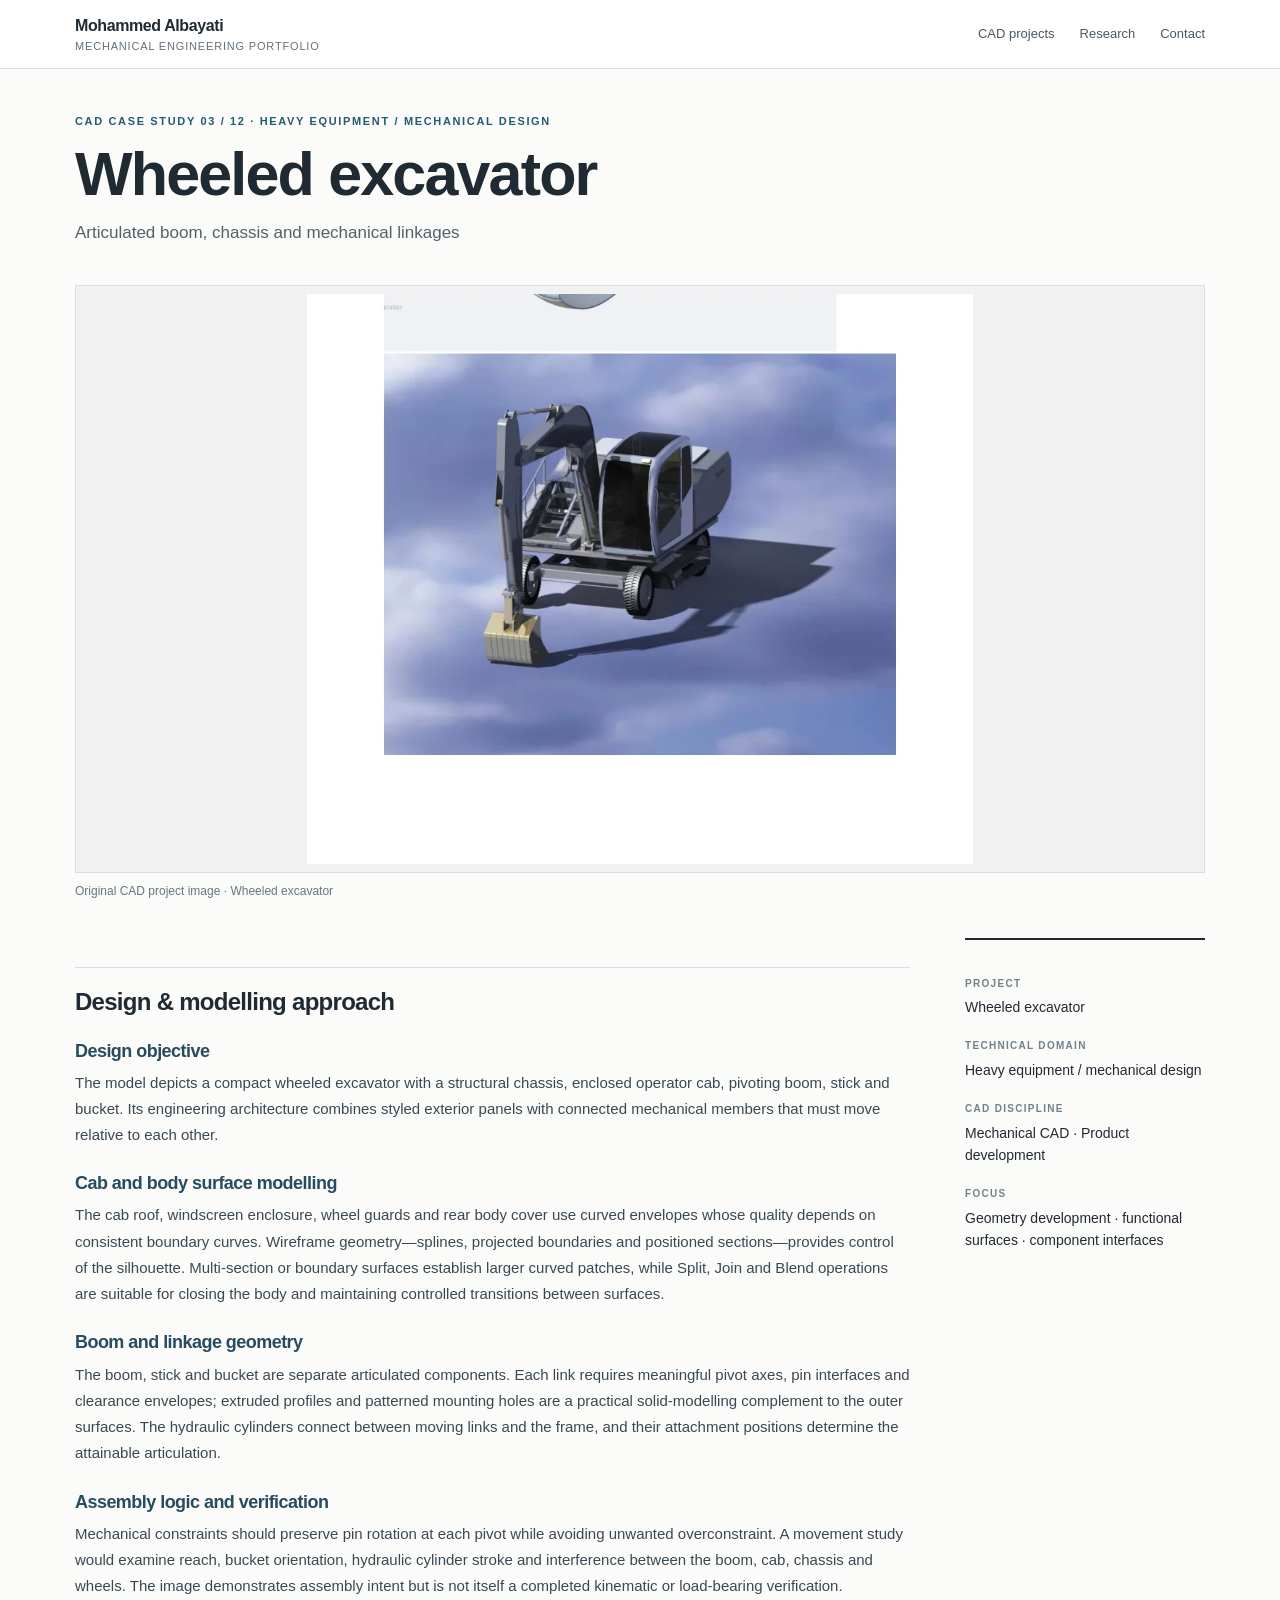
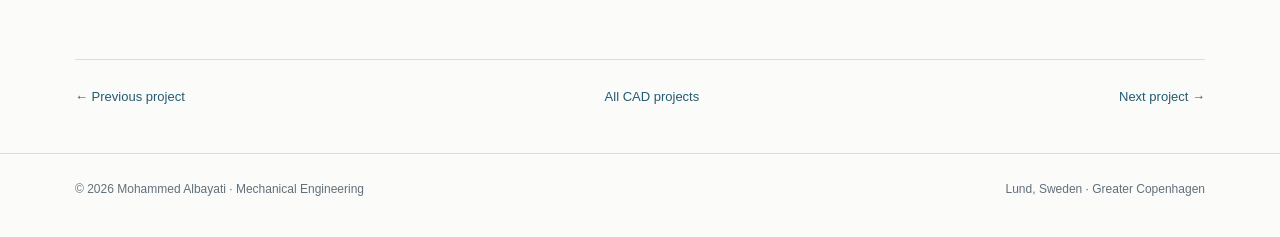
<file: cad/excavator.html>
<!doctype html><html lang="en"><head><meta charset="utf-8"><meta name="viewport" content="width=device-width, initial-scale=1"><meta name="description" content="Mechanical design, CAD, product development and simulation portfolio."><title>Wheeled excavator | Mohammed Albayati</title><link rel="stylesheet" href="../styles.css"></head><body><header class="header"><div class="wrap"><a class="brand" href="../index.html">Mohammed Albayati<small>Mechanical Engineering Portfolio</small></a><nav class="nav"><a href="../index.html#cad">CAD projects</a><a href="../index.html#research">Research</a><a href="../index.html#contact">Contact</a></nav></div></header><main><div class="wrap"><section class="detail-head"><div class="eyebrow">CAD CASE STUDY 03 / 12 · Heavy equipment / mechanical design</div><h1>Wheeled excavator</h1><p class="summary">Articulated boom, chassis and mechanical linkages</p></section><figure class="figure"><div class="frame"><img src="../assets/excavator.webp" alt="Original CAD model — Wheeled excavator"></div><figcaption>Original CAD project image · Wheeled excavator</figcaption></figure><section class="case"><article class="body"><h2>Design &amp; modelling approach</h2><h3>Design objective</h3><p>The model depicts a compact wheeled excavator with a structural chassis, enclosed operator cab, pivoting boom, stick and bucket. Its engineering architecture combines styled exterior panels with connected mechanical members that must move relative to each other.</p><h3>Cab and body surface modelling</h3><p>The cab roof, windscreen enclosure, wheel guards and rear body cover use curved envelopes whose quality depends on consistent boundary curves. Wireframe geometry—splines, projected boundaries and positioned sections—provides control of the silhouette. Multi-section or boundary surfaces establish larger curved patches, while Split, Join and Blend operations are suitable for closing the body and maintaining controlled transitions between surfaces.</p><h3>Boom and linkage geometry</h3><p>The boom, stick and bucket are separate articulated components. Each link requires meaningful pivot axes, pin interfaces and clearance envelopes; extruded profiles and patterned mounting holes are a practical solid-modelling complement to the outer surfaces. The hydraulic cylinders connect between moving links and the frame, and their attachment positions determine the attainable articulation.</p><h3>Assembly logic and verification</h3><p>Mechanical constraints should preserve pin rotation at each pivot while avoiding unwanted overconstraint. A movement study would examine reach, bucket orientation, hydraulic cylinder stroke and interference between the boom, cab, chassis and wheels. The image demonstrates assembly intent but is not itself a completed kinematic or load-bearing verification.</p></article><aside class="side"><dl><dt>Project</dt><dd>Wheeled excavator</dd><dt>Technical domain</dt><dd>Heavy equipment / mechanical design</dd><dt>CAD discipline</dt><dd>Mechanical CAD · Product development</dd><dt>Focus</dt><dd>Geometry development · functional surfaces · component interfaces</dd></dl></aside></section><nav class="pagination"><a href="turbofan-cutaway.html">← Previous project</a><a href="../index.html#cad">All CAD projects</a><a href="handheld-housing.html">Next project →</a></nav></div></main><footer class="foot"><div class="wrap"><span>© 2026 Mohammed Albayati · Mechanical Engineering</span><span>Lund, Sweden · Greater Copenhagen</span></div></footer></body></html>
</file>
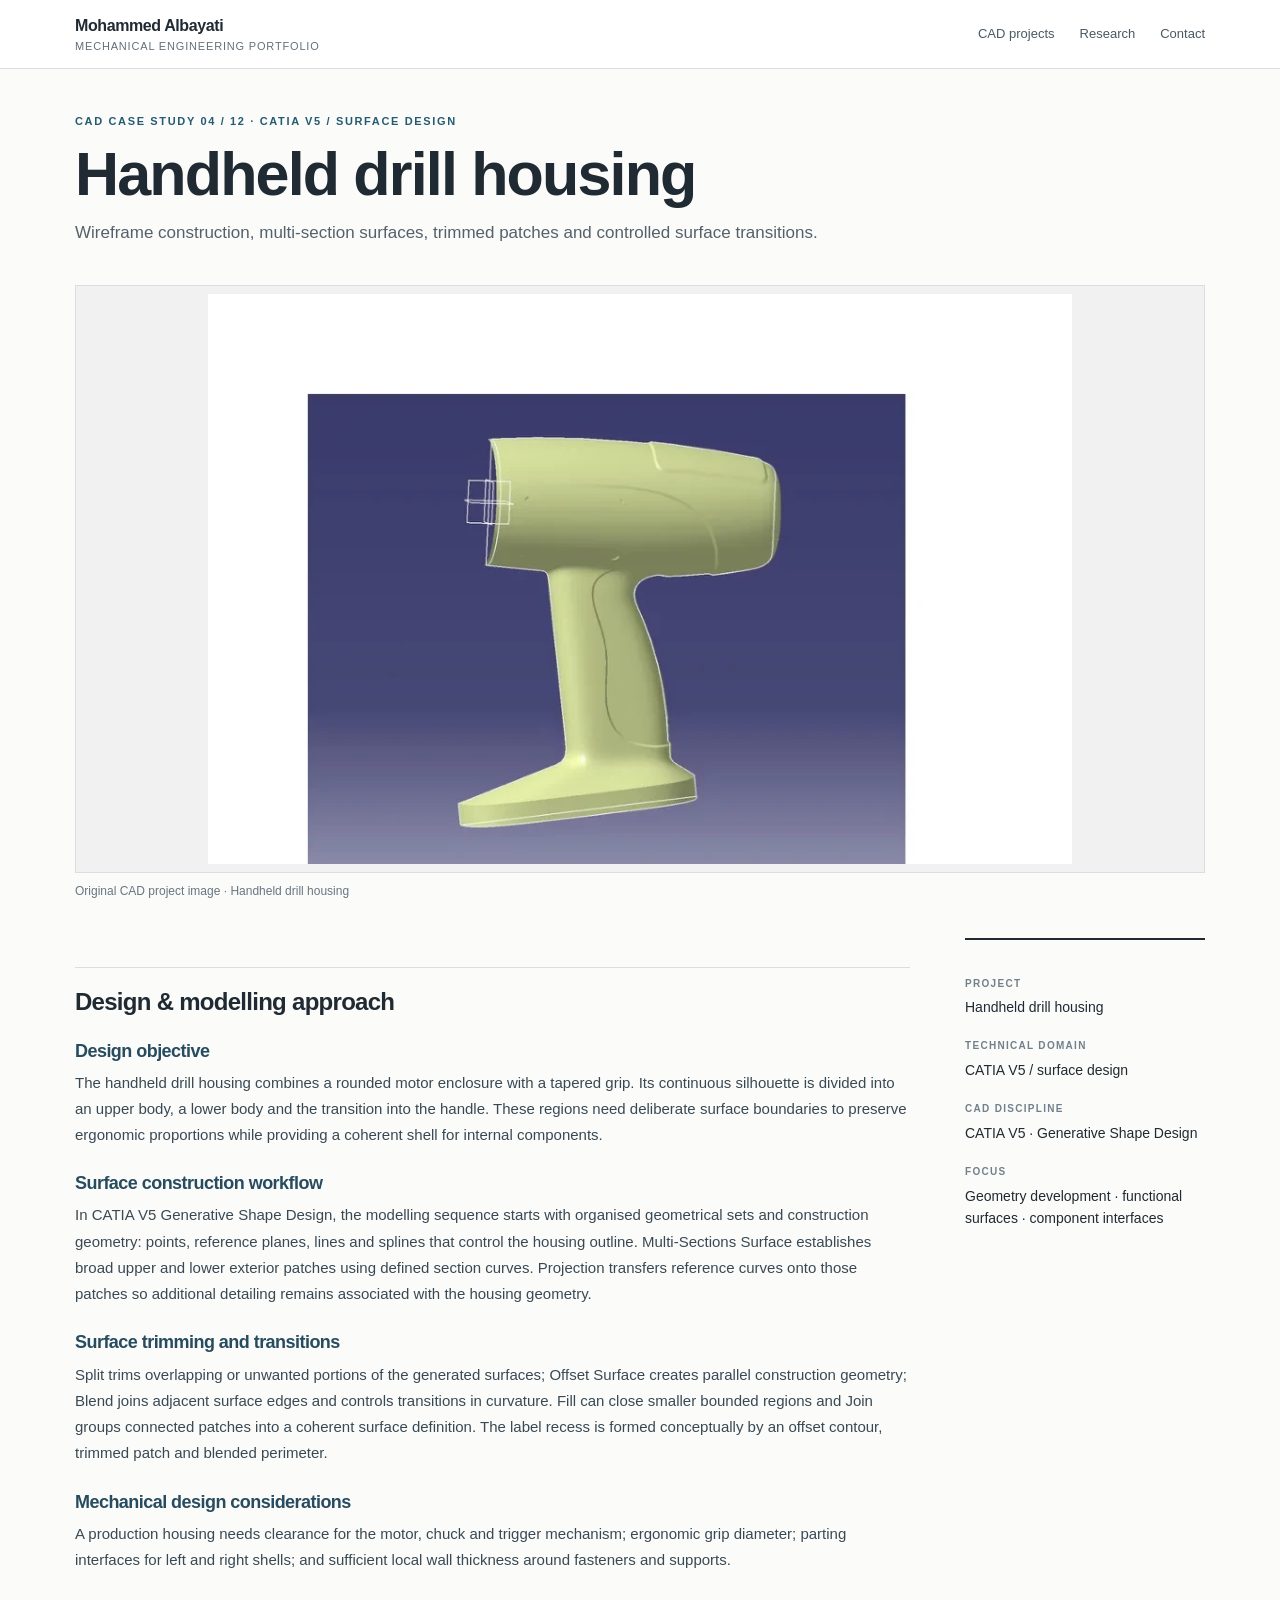
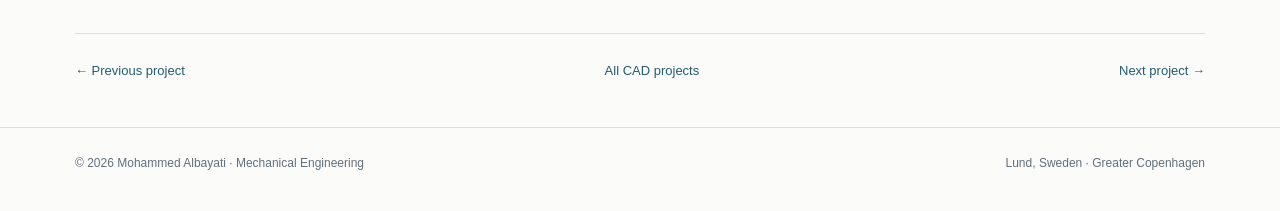
<file: cad/handheld-housing.html>
<!doctype html><html lang="en"><head><meta charset="utf-8"><meta name="viewport" content="width=device-width, initial-scale=1"><meta name="description" content="Mechanical design, CAD, product development and simulation portfolio."><title>Handheld drill housing | Mohammed Albayati</title><link rel="stylesheet" href="../styles.css"></head><body><header class="header"><div class="wrap"><a class="brand" href="../index.html">Mohammed Albayati<small>Mechanical Engineering Portfolio</small></a><nav class="nav"><a href="../index.html#cad">CAD projects</a><a href="../index.html#research">Research</a><a href="../index.html#contact">Contact</a></nav></div></header><main><div class="wrap"><section class="detail-head"><div class="eyebrow">CAD CASE STUDY 04 / 12 · CATIA V5 / surface design</div><h1>Handheld drill housing</h1><p class="summary">Wireframe construction, multi-section surfaces, trimmed patches and controlled surface transitions.</p></section><figure class="figure"><div class="frame"><img src="../assets/handheld-housing.webp" alt="Original CAD model — Handheld drill housing"></div><figcaption>Original CAD project image · Handheld drill housing</figcaption></figure><section class="case"><article class="body"><h2>Design &amp; modelling approach</h2><h3>Design objective</h3><p>The handheld drill housing combines a rounded motor enclosure with a tapered grip. Its continuous silhouette is divided into an upper body, a lower body and the transition into the handle. These regions need deliberate surface boundaries to preserve ergonomic proportions while providing a coherent shell for internal components.</p><h3>Surface construction workflow</h3><p>In CATIA V5 Generative Shape Design, the modelling sequence starts with organised geometrical sets and construction geometry: points, reference planes, lines and splines that control the housing outline. Multi-Sections Surface establishes broad upper and lower exterior patches using defined section curves. Projection transfers reference curves onto those patches so additional detailing remains associated with the housing geometry.</p><h3>Surface trimming and transitions</h3><p>Split trims overlapping or unwanted portions of the generated surfaces; Offset Surface creates parallel construction geometry; Blend joins adjacent surface edges and controls transitions in curvature. Fill can close smaller bounded regions and Join groups connected patches into a coherent surface definition. The label recess is formed conceptually by an offset contour, trimmed patch and blended perimeter.</p><h3>Mechanical design considerations</h3><p>A production housing needs clearance for the motor, chuck and trigger mechanism; ergonomic grip diameter; parting interfaces for left and right shells; and sufficient local wall thickness around fasteners and supports.</p></article><aside class="side"><dl><dt>Project</dt><dd>Handheld drill housing</dd><dt>Technical domain</dt><dd>CATIA V5 / surface design</dd><dt>CAD discipline</dt><dd>CATIA V5 · Generative Shape Design</dd><dt>Focus</dt><dd>Geometry development · functional surfaces · component interfaces</dd></dl></aside></section><nav class="pagination"><a href="excavator.html">← Previous project</a><a href="../index.html#cad">All CAD projects</a><a href="small-engine.html">Next project →</a></nav></div></main><footer class="foot"><div class="wrap"><span>© 2026 Mohammed Albayati · Mechanical Engineering</span><span>Lund, Sweden · Greater Copenhagen</span></div></footer></body></html>
</file>
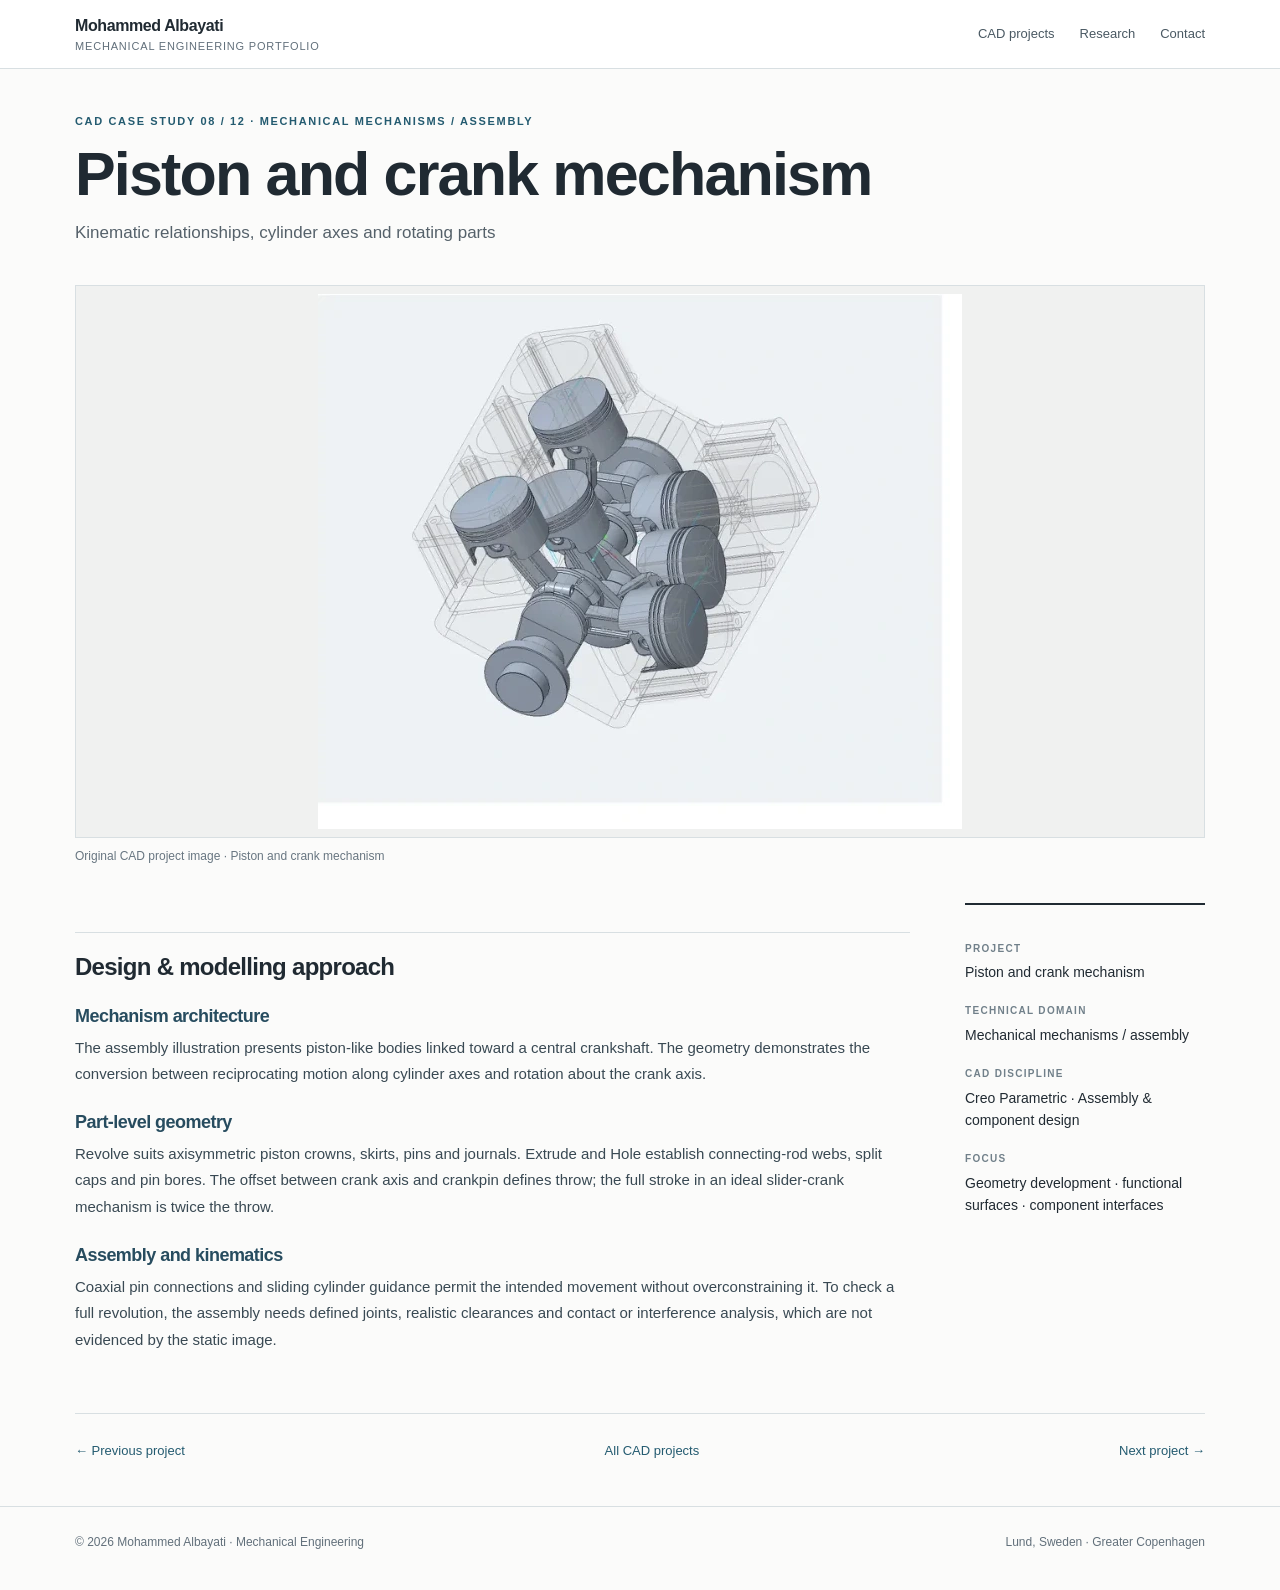
<file: cad/piston-assembly.html>
<!doctype html><html lang="en"><head><meta charset="utf-8"><meta name="viewport" content="width=device-width, initial-scale=1"><meta name="description" content="Mechanical design, CAD, product development and simulation portfolio."><title>Piston and crank mechanism | Mohammed Albayati</title><link rel="stylesheet" href="../styles.css"></head><body><header class="header"><div class="wrap"><a class="brand" href="../index.html">Mohammed Albayati<small>Mechanical Engineering Portfolio</small></a><nav class="nav"><a href="../index.html#cad">CAD projects</a><a href="../index.html#research">Research</a><a href="../index.html#contact">Contact</a></nav></div></header><main><div class="wrap"><section class="detail-head"><div class="eyebrow">CAD CASE STUDY 08 / 12 · Mechanical mechanisms / assembly</div><h1>Piston and crank mechanism</h1><p class="summary">Kinematic relationships, cylinder axes and rotating parts</p></section><figure class="figure"><div class="frame"><img src="../assets/cad-06.webp" alt="Original CAD model — Piston and crank mechanism"></div><figcaption>Original CAD project image · Piston and crank mechanism</figcaption></figure><section class="case"><article class="body"><h2>Design &amp; modelling approach</h2><h3>Mechanism architecture</h3><p>The assembly illustration presents piston-like bodies linked toward a central crankshaft. The geometry demonstrates the conversion between reciprocating motion along cylinder axes and rotation about the crank axis.</p><h3>Part-level geometry</h3><p>Revolve suits axisymmetric piston crowns, skirts, pins and journals. Extrude and Hole establish connecting-rod webs, split caps and pin bores. The offset between crank axis and crankpin defines throw; the full stroke in an ideal slider-crank mechanism is twice the throw.</p><h3>Assembly and kinematics</h3><p>Coaxial pin connections and sliding cylinder guidance permit the intended movement without overconstraining it. To check a full revolution, the assembly needs defined joints, realistic clearances and contact or interference analysis, which are not evidenced by the static image.</p></article><aside class="side"><dl><dt>Project</dt><dd>Piston and crank mechanism</dd><dt>Technical domain</dt><dd>Mechanical mechanisms / assembly</dd><dt>CAD discipline</dt><dd>Creo Parametric · Assembly &amp; component design</dd><dt>Focus</dt><dd>Geometry development · functional surfaces · component interfaces</dd></dl></aside></section><nav class="pagination"><a href="engine-block-alt.html">← Previous project</a><a href="../index.html#cad">All CAD projects</a><a href="seat-concept.html">Next project →</a></nav></div></main><footer class="foot"><div class="wrap"><span>© 2026 Mohammed Albayati · Mechanical Engineering</span><span>Lund, Sweden · Greater Copenhagen</span></div></footer></body></html>
</file>
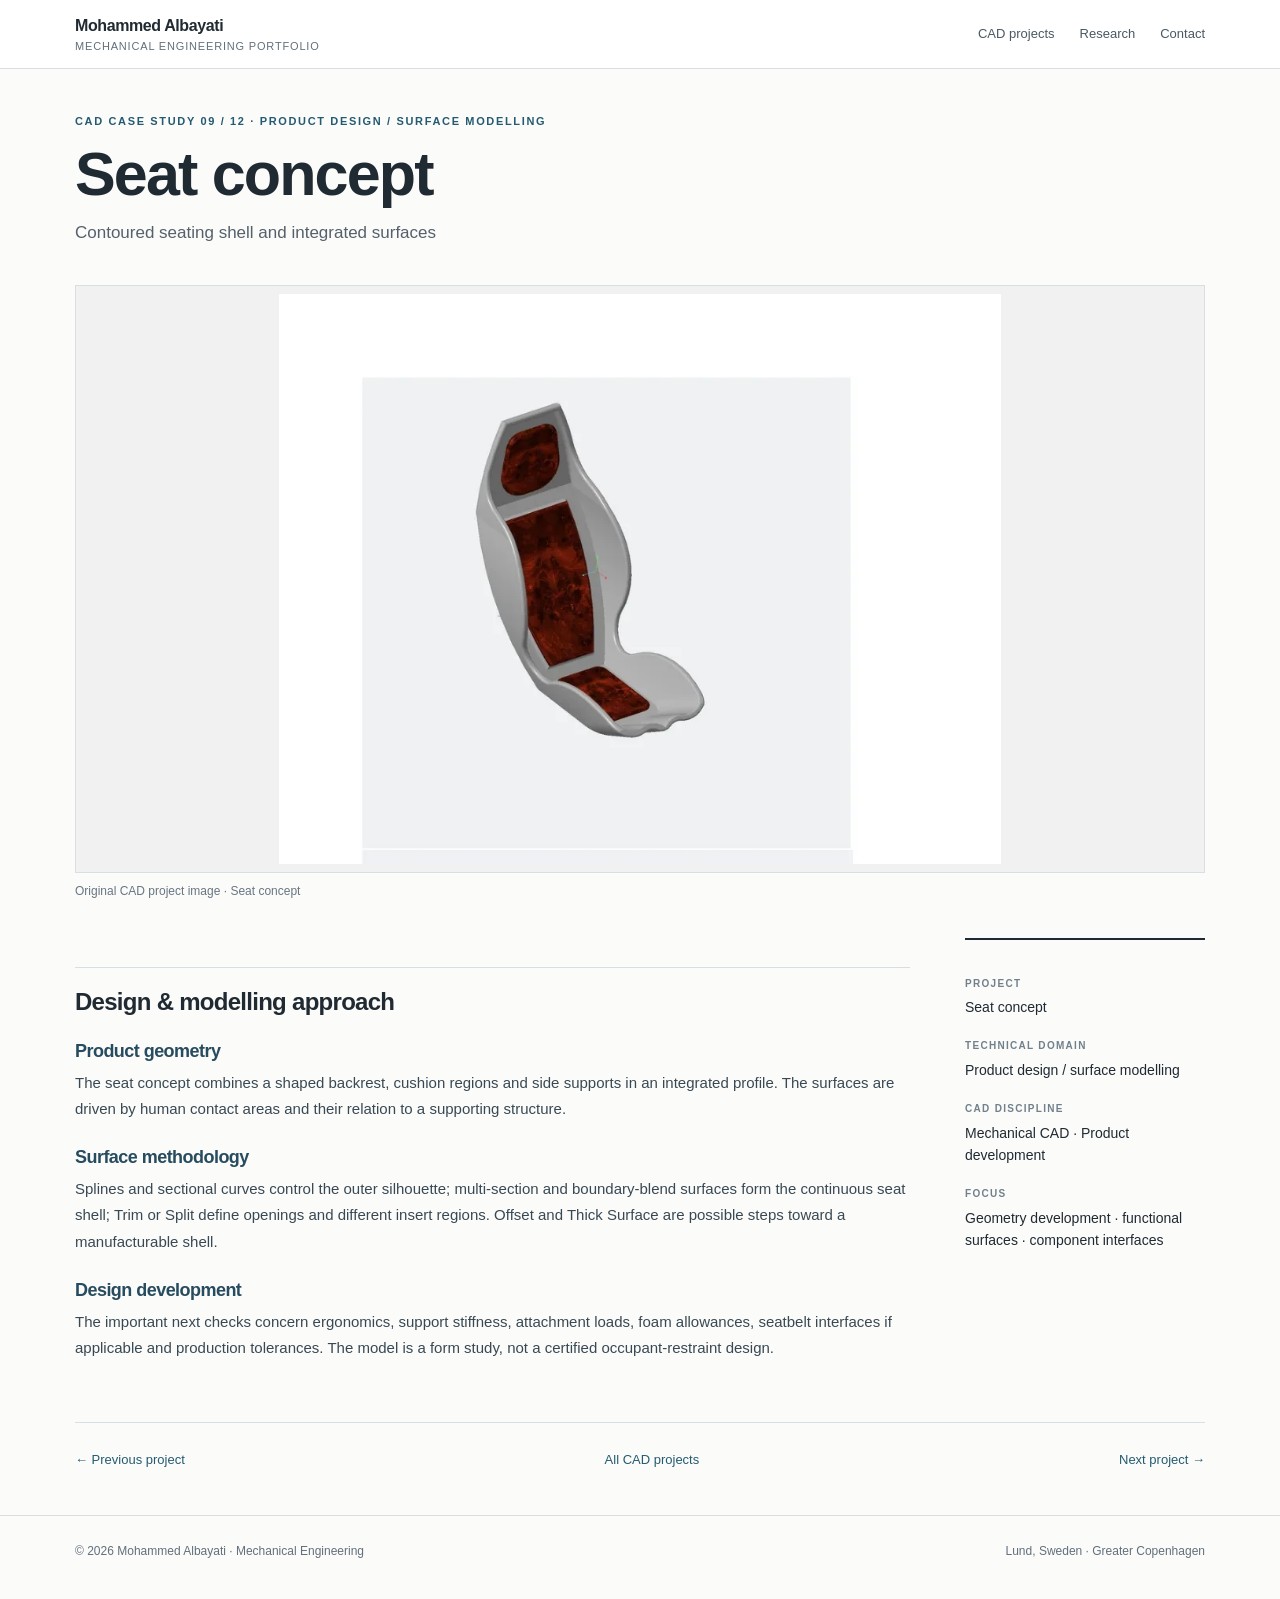
<file: cad/seat-concept.html>
<!doctype html><html lang="en"><head><meta charset="utf-8"><meta name="viewport" content="width=device-width, initial-scale=1"><meta name="description" content="Mechanical design, CAD, product development and simulation portfolio."><title>Seat concept | Mohammed Albayati</title><link rel="stylesheet" href="../styles.css"></head><body><header class="header"><div class="wrap"><a class="brand" href="../index.html">Mohammed Albayati<small>Mechanical Engineering Portfolio</small></a><nav class="nav"><a href="../index.html#cad">CAD projects</a><a href="../index.html#research">Research</a><a href="../index.html#contact">Contact</a></nav></div></header><main><div class="wrap"><section class="detail-head"><div class="eyebrow">CAD CASE STUDY 09 / 12 · Product design / surface modelling</div><h1>Seat concept</h1><p class="summary">Contoured seating shell and integrated surfaces</p></section><figure class="figure"><div class="frame"><img src="../assets/seat-concept.webp" alt="Original CAD model — Seat concept"></div><figcaption>Original CAD project image · Seat concept</figcaption></figure><section class="case"><article class="body"><h2>Design &amp; modelling approach</h2><h3>Product geometry</h3><p>The seat concept combines a shaped backrest, cushion regions and side supports in an integrated profile. The surfaces are driven by human contact areas and their relation to a supporting structure.</p><h3>Surface methodology</h3><p>Splines and sectional curves control the outer silhouette; multi-section and boundary-blend surfaces form the continuous seat shell; Trim or Split define openings and different insert regions. Offset and Thick Surface are possible steps toward a manufacturable shell.</p><h3>Design development</h3><p>The important next checks concern ergonomics, support stiffness, attachment loads, foam allowances, seatbelt interfaces if applicable and production tolerances. The model is a form study, not a certified occupant-restraint design.</p></article><aside class="side"><dl><dt>Project</dt><dd>Seat concept</dd><dt>Technical domain</dt><dd>Product design / surface modelling</dd><dt>CAD discipline</dt><dd>Mechanical CAD · Product development</dd><dt>Focus</dt><dd>Geometry development · functional surfaces · component interfaces</dd></dl></aside></section><nav class="pagination"><a href="piston-assembly.html">← Previous project</a><a href="../index.html#cad">All CAD projects</a><a href="vehicle-body.html">Next project →</a></nav></div></main><footer class="foot"><div class="wrap"><span>© 2026 Mohammed Albayati · Mechanical Engineering</span><span>Lund, Sweden · Greater Copenhagen</span></div></footer></body></html>
</file>
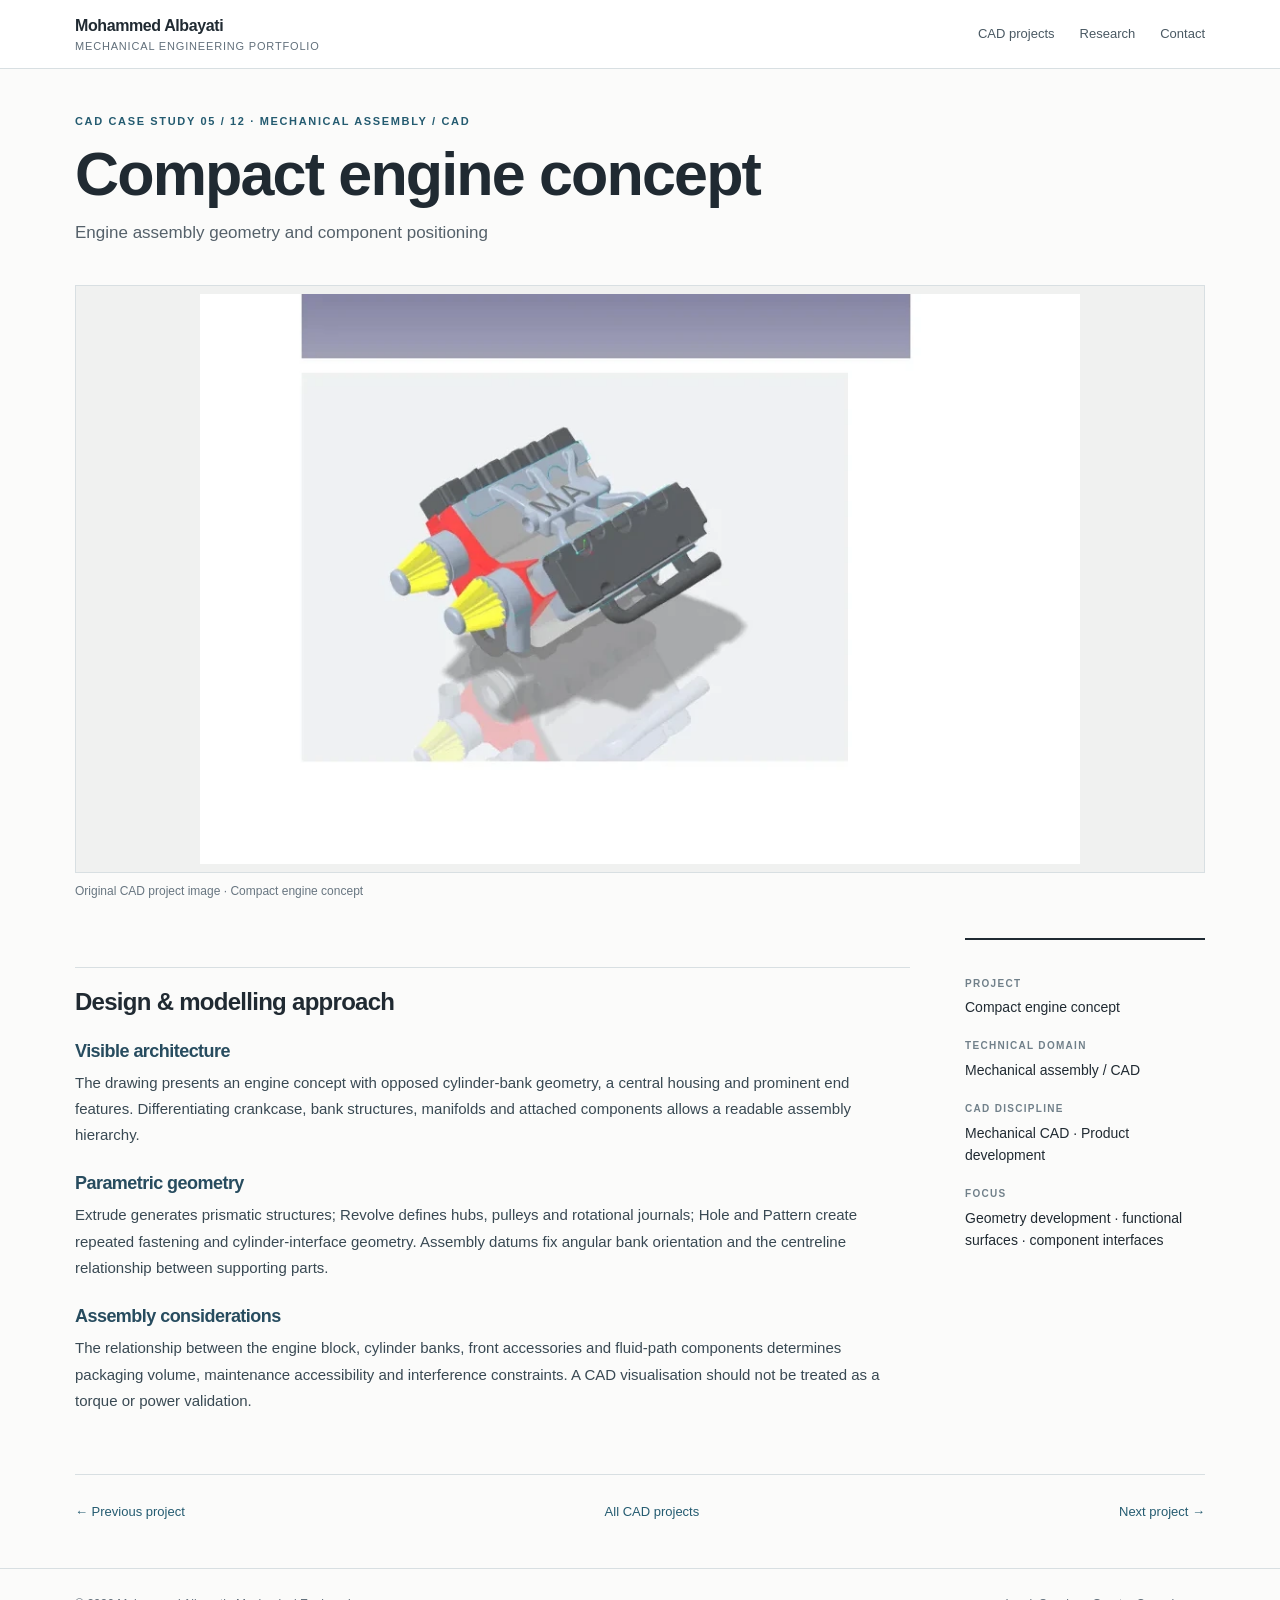
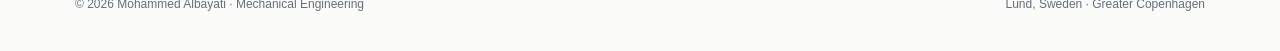
<file: cad/small-engine.html>
<!doctype html><html lang="en"><head><meta charset="utf-8"><meta name="viewport" content="width=device-width, initial-scale=1"><meta name="description" content="Mechanical design, CAD, product development and simulation portfolio."><title>Compact engine concept | Mohammed Albayati</title><link rel="stylesheet" href="../styles.css"></head><body><header class="header"><div class="wrap"><a class="brand" href="../index.html">Mohammed Albayati<small>Mechanical Engineering Portfolio</small></a><nav class="nav"><a href="../index.html#cad">CAD projects</a><a href="../index.html#research">Research</a><a href="../index.html#contact">Contact</a></nav></div></header><main><div class="wrap"><section class="detail-head"><div class="eyebrow">CAD CASE STUDY 05 / 12 · Mechanical assembly / CAD</div><h1>Compact engine concept</h1><p class="summary">Engine assembly geometry and component positioning</p></section><figure class="figure"><div class="frame"><img src="../assets/small-engine.webp" alt="Original CAD model — Compact engine concept"></div><figcaption>Original CAD project image · Compact engine concept</figcaption></figure><section class="case"><article class="body"><h2>Design &amp; modelling approach</h2><h3>Visible architecture</h3><p>The drawing presents an engine concept with opposed cylinder-bank geometry, a central housing and prominent end features. Differentiating crankcase, bank structures, manifolds and attached components allows a readable assembly hierarchy.</p><h3>Parametric geometry</h3><p>Extrude generates prismatic structures; Revolve defines hubs, pulleys and rotational journals; Hole and Pattern create repeated fastening and cylinder-interface geometry. Assembly datums fix angular bank orientation and the centreline relationship between supporting parts.</p><h3>Assembly considerations</h3><p>The relationship between the engine block, cylinder banks, front accessories and fluid-path components determines packaging volume, maintenance accessibility and interference constraints. A CAD visualisation should not be treated as a torque or power validation.</p></article><aside class="side"><dl><dt>Project</dt><dd>Compact engine concept</dd><dt>Technical domain</dt><dd>Mechanical assembly / CAD</dd><dt>CAD discipline</dt><dd>Mechanical CAD · Product development</dd><dt>Focus</dt><dd>Geometry development · functional surfaces · component interfaces</dd></dl></aside></section><nav class="pagination"><a href="handheld-housing.html">← Previous project</a><a href="../index.html#cad">All CAD projects</a><a href="engine-block-front.html">Next project →</a></nav></div></main><footer class="foot"><div class="wrap"><span>© 2026 Mohammed Albayati · Mechanical Engineering</span><span>Lund, Sweden · Greater Copenhagen</span></div></footer></body></html>
</file>
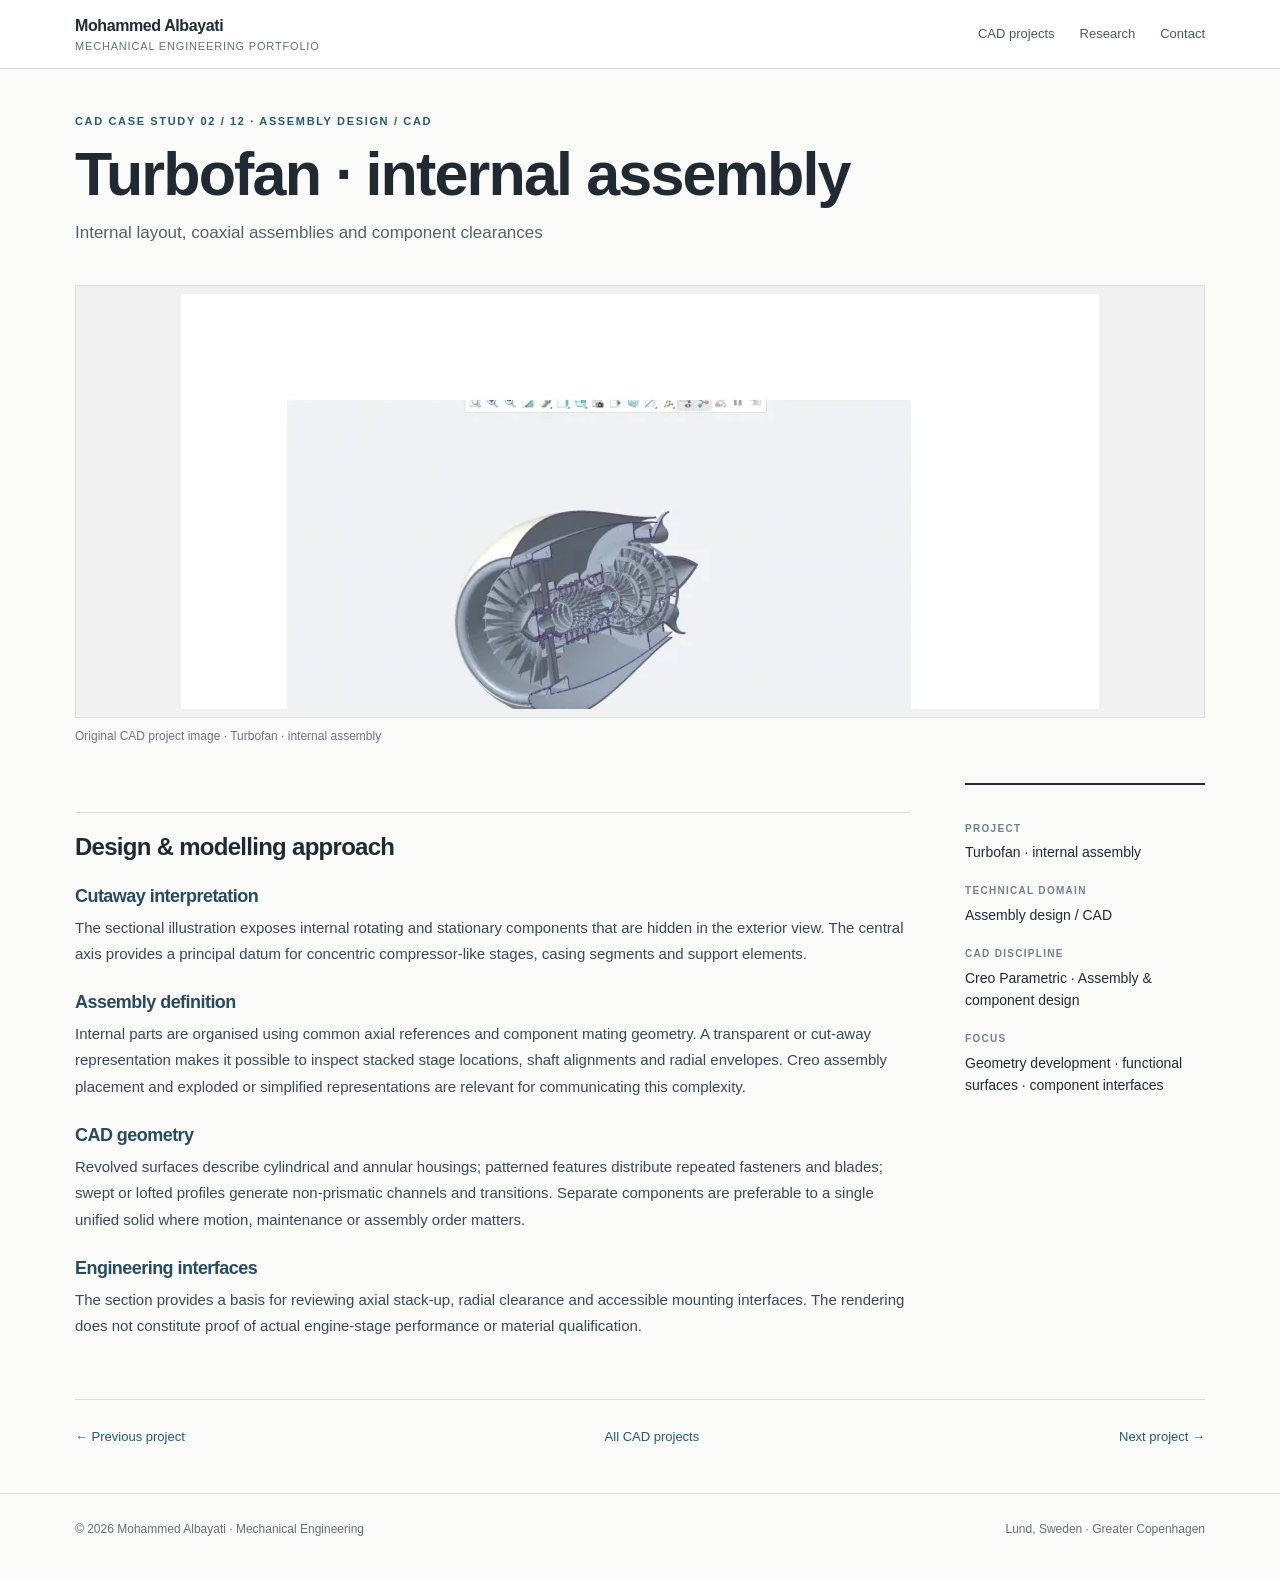
<file: cad/turbofan-cutaway.html>
<!doctype html><html lang="en"><head><meta charset="utf-8"><meta name="viewport" content="width=device-width, initial-scale=1"><meta name="description" content="Mechanical design, CAD, product development and simulation portfolio."><title>Turbofan · internal assembly | Mohammed Albayati</title><link rel="stylesheet" href="../styles.css"></head><body><header class="header"><div class="wrap"><a class="brand" href="../index.html">Mohammed Albayati<small>Mechanical Engineering Portfolio</small></a><nav class="nav"><a href="../index.html#cad">CAD projects</a><a href="../index.html#research">Research</a><a href="../index.html#contact">Contact</a></nav></div></header><main><div class="wrap"><section class="detail-head"><div class="eyebrow">CAD CASE STUDY 02 / 12 · Assembly design / CAD</div><h1>Turbofan · internal assembly</h1><p class="summary">Internal layout, coaxial assemblies and component clearances</p></section><figure class="figure"><div class="frame"><img src="../assets/turbofan-cutaway.webp" alt="Original CAD model — Turbofan · internal assembly"></div><figcaption>Original CAD project image · Turbofan · internal assembly</figcaption></figure><section class="case"><article class="body"><h2>Design &amp; modelling approach</h2><h3>Cutaway interpretation</h3><p>The sectional illustration exposes internal rotating and stationary components that are hidden in the exterior view. The central axis provides a principal datum for concentric compressor-like stages, casing segments and support elements.</p><h3>Assembly definition</h3><p>Internal parts are organised using common axial references and component mating geometry. A transparent or cut-away representation makes it possible to inspect stacked stage locations, shaft alignments and radial envelopes. Creo assembly placement and exploded or simplified representations are relevant for communicating this complexity.</p><h3>CAD geometry</h3><p>Revolved surfaces describe cylindrical and annular housings; patterned features distribute repeated fasteners and blades; swept or lofted profiles generate non-prismatic channels and transitions. Separate components are preferable to a single unified solid where motion, maintenance or assembly order matters.</p><h3>Engineering interfaces</h3><p>The section provides a basis for reviewing axial stack-up, radial clearance and accessible mounting interfaces. The rendering does not constitute proof of actual engine-stage performance or material qualification.</p></article><aside class="side"><dl><dt>Project</dt><dd>Turbofan · internal assembly</dd><dt>Technical domain</dt><dd>Assembly design / CAD</dd><dt>CAD discipline</dt><dd>Creo Parametric · Assembly &amp; component design</dd><dt>Focus</dt><dd>Geometry development · functional surfaces · component interfaces</dd></dl></aside></section><nav class="pagination"><a href="turbofan-exterior.html">← Previous project</a><a href="../index.html#cad">All CAD projects</a><a href="excavator.html">Next project →</a></nav></div></main><footer class="foot"><div class="wrap"><span>© 2026 Mohammed Albayati · Mechanical Engineering</span><span>Lund, Sweden · Greater Copenhagen</span></div></footer></body></html>
</file>
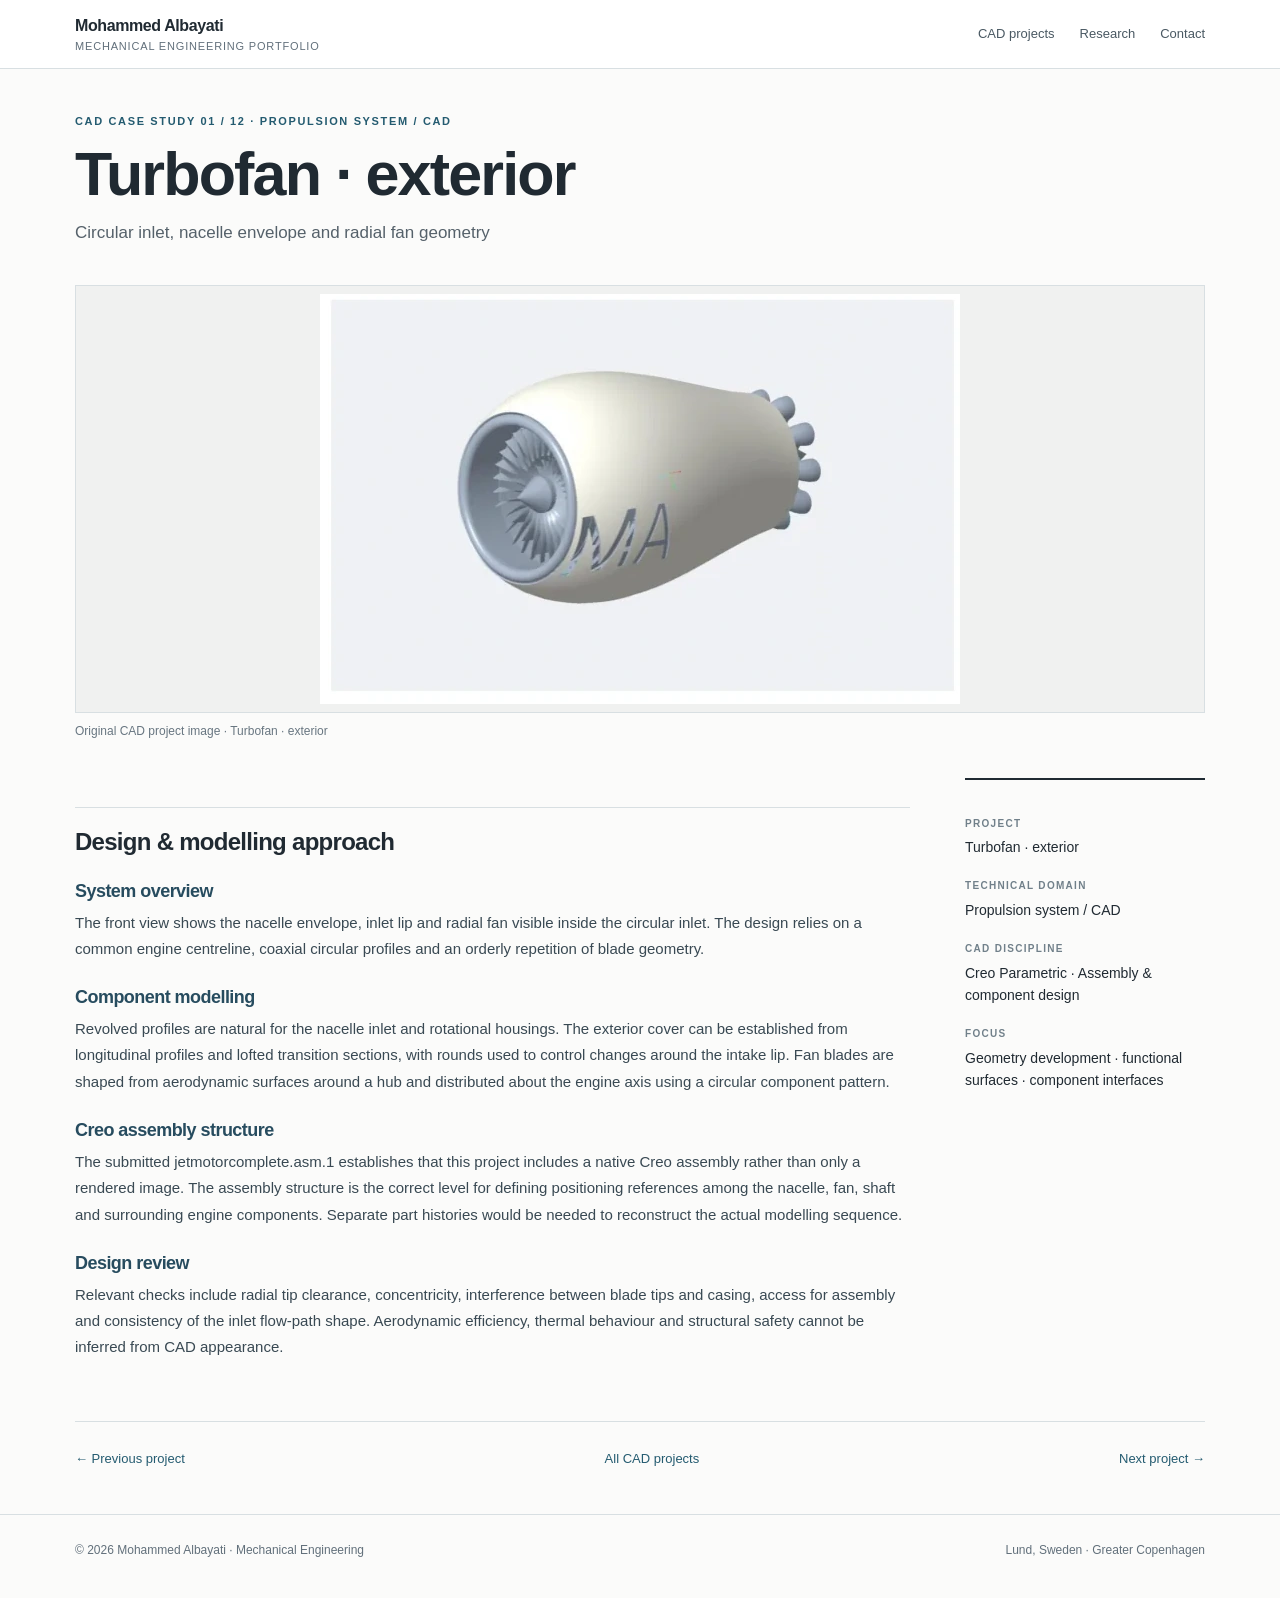
<file: cad/turbofan-exterior.html>
<!doctype html><html lang="en"><head><meta charset="utf-8"><meta name="viewport" content="width=device-width, initial-scale=1"><meta name="description" content="Mechanical design, CAD, product development and simulation portfolio."><title>Turbofan · exterior | Mohammed Albayati</title><link rel="stylesheet" href="../styles.css"></head><body><header class="header"><div class="wrap"><a class="brand" href="../index.html">Mohammed Albayati<small>Mechanical Engineering Portfolio</small></a><nav class="nav"><a href="../index.html#cad">CAD projects</a><a href="../index.html#research">Research</a><a href="../index.html#contact">Contact</a></nav></div></header><main><div class="wrap"><section class="detail-head"><div class="eyebrow">CAD CASE STUDY 01 / 12 · Propulsion system / CAD</div><h1>Turbofan · exterior</h1><p class="summary">Circular inlet, nacelle envelope and radial fan geometry</p></section><figure class="figure"><div class="frame"><img src="../assets/cad-01.webp" alt="Original CAD model — Turbofan · exterior"></div><figcaption>Original CAD project image · Turbofan · exterior</figcaption></figure><section class="case"><article class="body"><h2>Design &amp; modelling approach</h2><h3>System overview</h3><p>The front view shows the nacelle envelope, inlet lip and radial fan visible inside the circular inlet. The design relies on a common engine centreline, coaxial circular profiles and an orderly repetition of blade geometry.</p><h3>Component modelling</h3><p>Revolved profiles are natural for the nacelle inlet and rotational housings. The exterior cover can be established from longitudinal profiles and lofted transition sections, with rounds used to control changes around the intake lip. Fan blades are shaped from aerodynamic surfaces around a hub and distributed about the engine axis using a circular component pattern.</p><h3>Creo assembly structure</h3><p>The submitted jetmotorcomplete.asm.1 establishes that this project includes a native Creo assembly rather than only a rendered image. The assembly structure is the correct level for defining positioning references among the nacelle, fan, shaft and surrounding engine components. Separate part histories would be needed to reconstruct the actual modelling sequence.</p><h3>Design review</h3><p>Relevant checks include radial tip clearance, concentricity, interference between blade tips and casing, access for assembly and consistency of the inlet flow-path shape. Aerodynamic efficiency, thermal behaviour and structural safety cannot be inferred from CAD appearance.</p></article><aside class="side"><dl><dt>Project</dt><dd>Turbofan · exterior</dd><dt>Technical domain</dt><dd>Propulsion system / CAD</dd><dt>CAD discipline</dt><dd>Creo Parametric · Assembly &amp; component design</dd><dt>Focus</dt><dd>Geometry development · functional surfaces · component interfaces</dd></dl></aside></section><nav class="pagination"><a href="v6-turbo-engine.html">← Previous project</a><a href="../index.html#cad">All CAD projects</a><a href="turbofan-cutaway.html">Next project →</a></nav></div></main><footer class="foot"><div class="wrap"><span>© 2026 Mohammed Albayati · Mechanical Engineering</span><span>Lund, Sweden · Greater Copenhagen</span></div></footer></body></html>
</file>
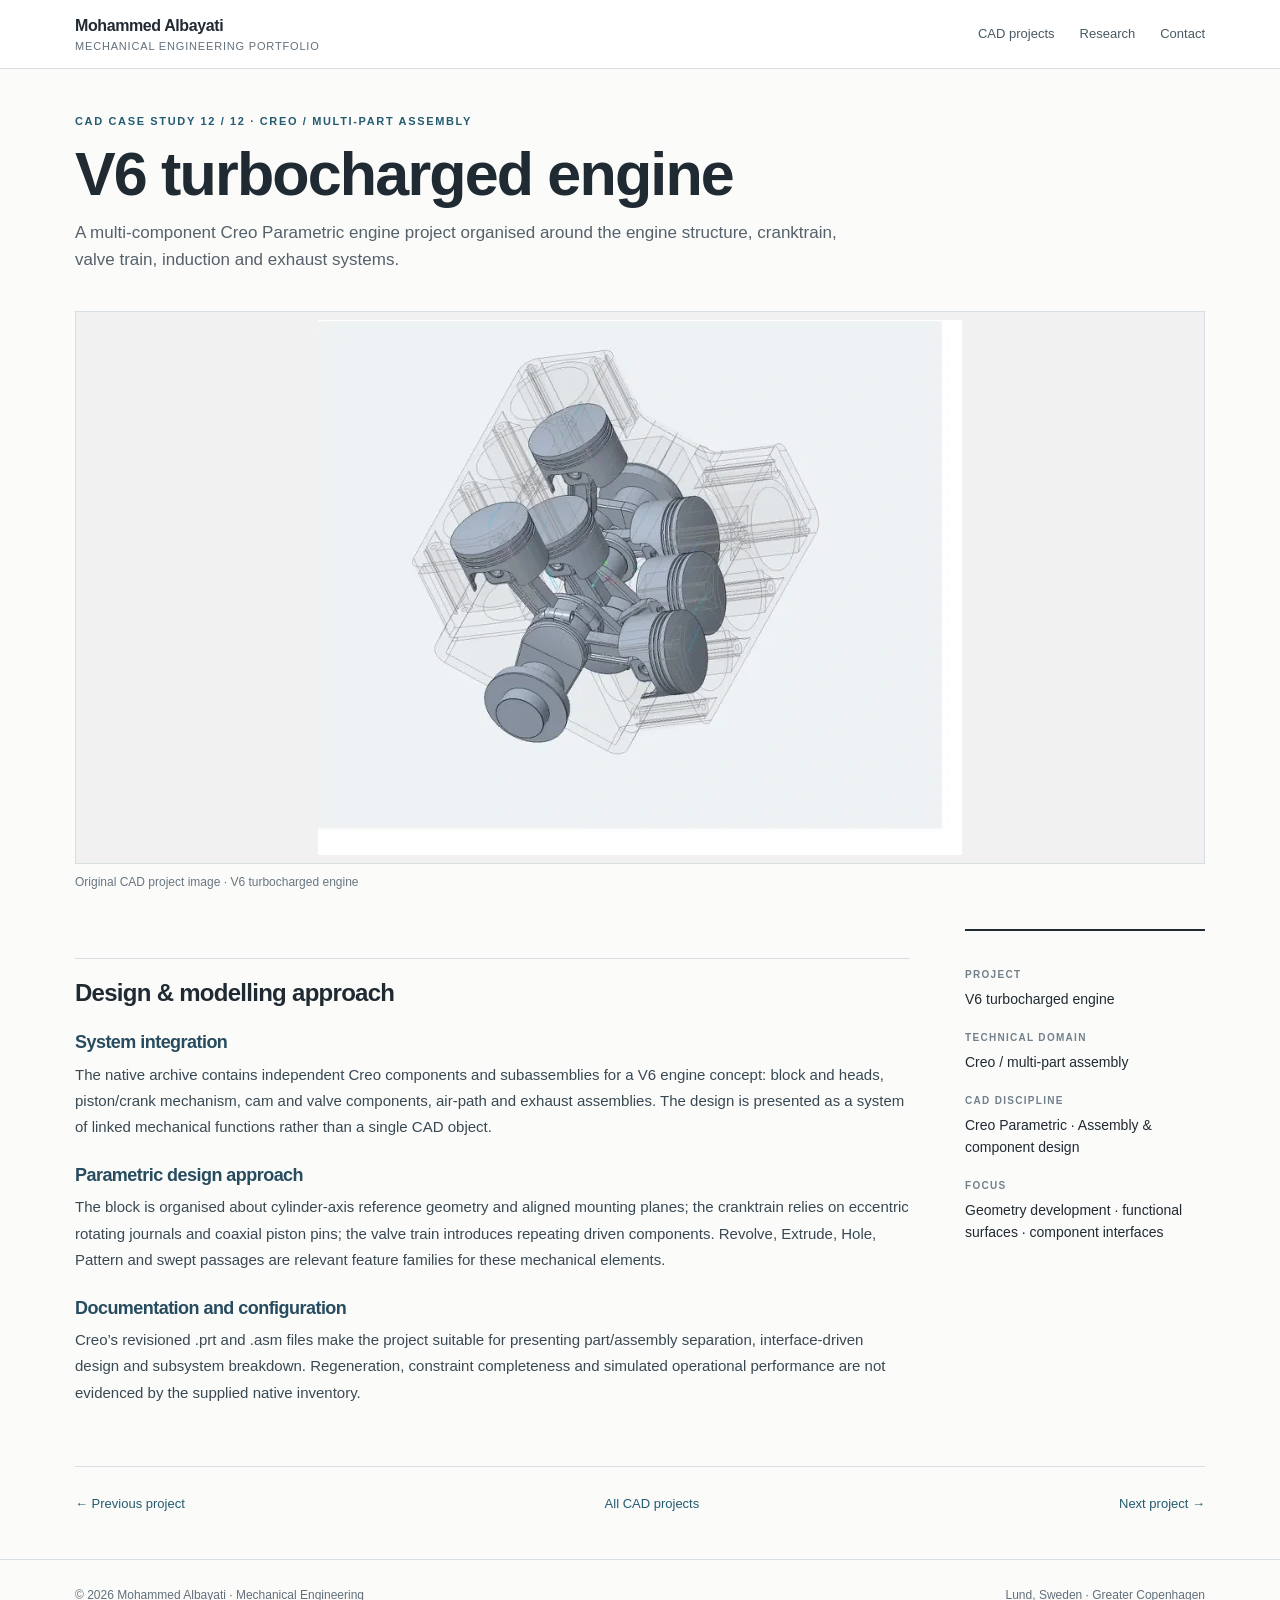
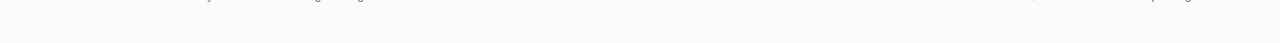
<file: cad/v6-turbo-engine.html>
<!doctype html><html lang="en"><head><meta charset="utf-8"><meta name="viewport" content="width=device-width, initial-scale=1"><meta name="description" content="Mechanical design, CAD, product development and simulation portfolio."><title>V6 turbocharged engine | Mohammed Albayati</title><link rel="stylesheet" href="../styles.css"></head><body><header class="header"><div class="wrap"><a class="brand" href="../index.html">Mohammed Albayati<small>Mechanical Engineering Portfolio</small></a><nav class="nav"><a href="../index.html#cad">CAD projects</a><a href="../index.html#research">Research</a><a href="../index.html#contact">Contact</a></nav></div></header><main><div class="wrap"><section class="detail-head"><div class="eyebrow">CAD CASE STUDY 12 / 12 · Creo / multi-part assembly</div><h1>V6 turbocharged engine</h1><p class="summary">A multi-component Creo Parametric engine project organised around the engine structure, cranktrain, valve train, induction and exhaust systems.</p></section><figure class="figure"><div class="frame"><img src="../assets/cad-06.webp" alt="Original CAD model — V6 turbocharged engine"></div><figcaption>Original CAD project image · V6 turbocharged engine</figcaption></figure><section class="case"><article class="body"><h2>Design &amp; modelling approach</h2><h3>System integration</h3><p>The native archive contains independent Creo components and subassemblies for a V6 engine concept: block and heads, piston/crank mechanism, cam and valve components, air-path and exhaust assemblies. The design is presented as a system of linked mechanical functions rather than a single CAD object.</p><h3>Parametric design approach</h3><p>The block is organised about cylinder-axis reference geometry and aligned mounting planes; the cranktrain relies on eccentric rotating journals and coaxial piston pins; the valve train introduces repeating driven components. Revolve, Extrude, Hole, Pattern and swept passages are relevant feature families for these mechanical elements.</p><h3>Documentation and configuration</h3><p>Creo’s revisioned .prt and .asm files make the project suitable for presenting part/assembly separation, interface-driven design and subsystem breakdown. Regeneration, constraint completeness and simulated operational performance are not evidenced by the supplied native inventory.</p></article><aside class="side"><dl><dt>Project</dt><dd>V6 turbocharged engine</dd><dt>Technical domain</dt><dd>Creo / multi-part assembly</dd><dt>CAD discipline</dt><dd>Creo Parametric · Assembly &amp; component design</dd><dt>Focus</dt><dd>Geometry development · functional surfaces · component interfaces</dd></dl></aside></section><nav class="pagination"><a href="vehicle-profile.html">← Previous project</a><a href="../index.html#cad">All CAD projects</a><a href="turbofan-exterior.html">Next project →</a></nav></div></main><footer class="foot"><div class="wrap"><span>© 2026 Mohammed Albayati · Mechanical Engineering</span><span>Lund, Sweden · Greater Copenhagen</span></div></footer></body></html>
</file>
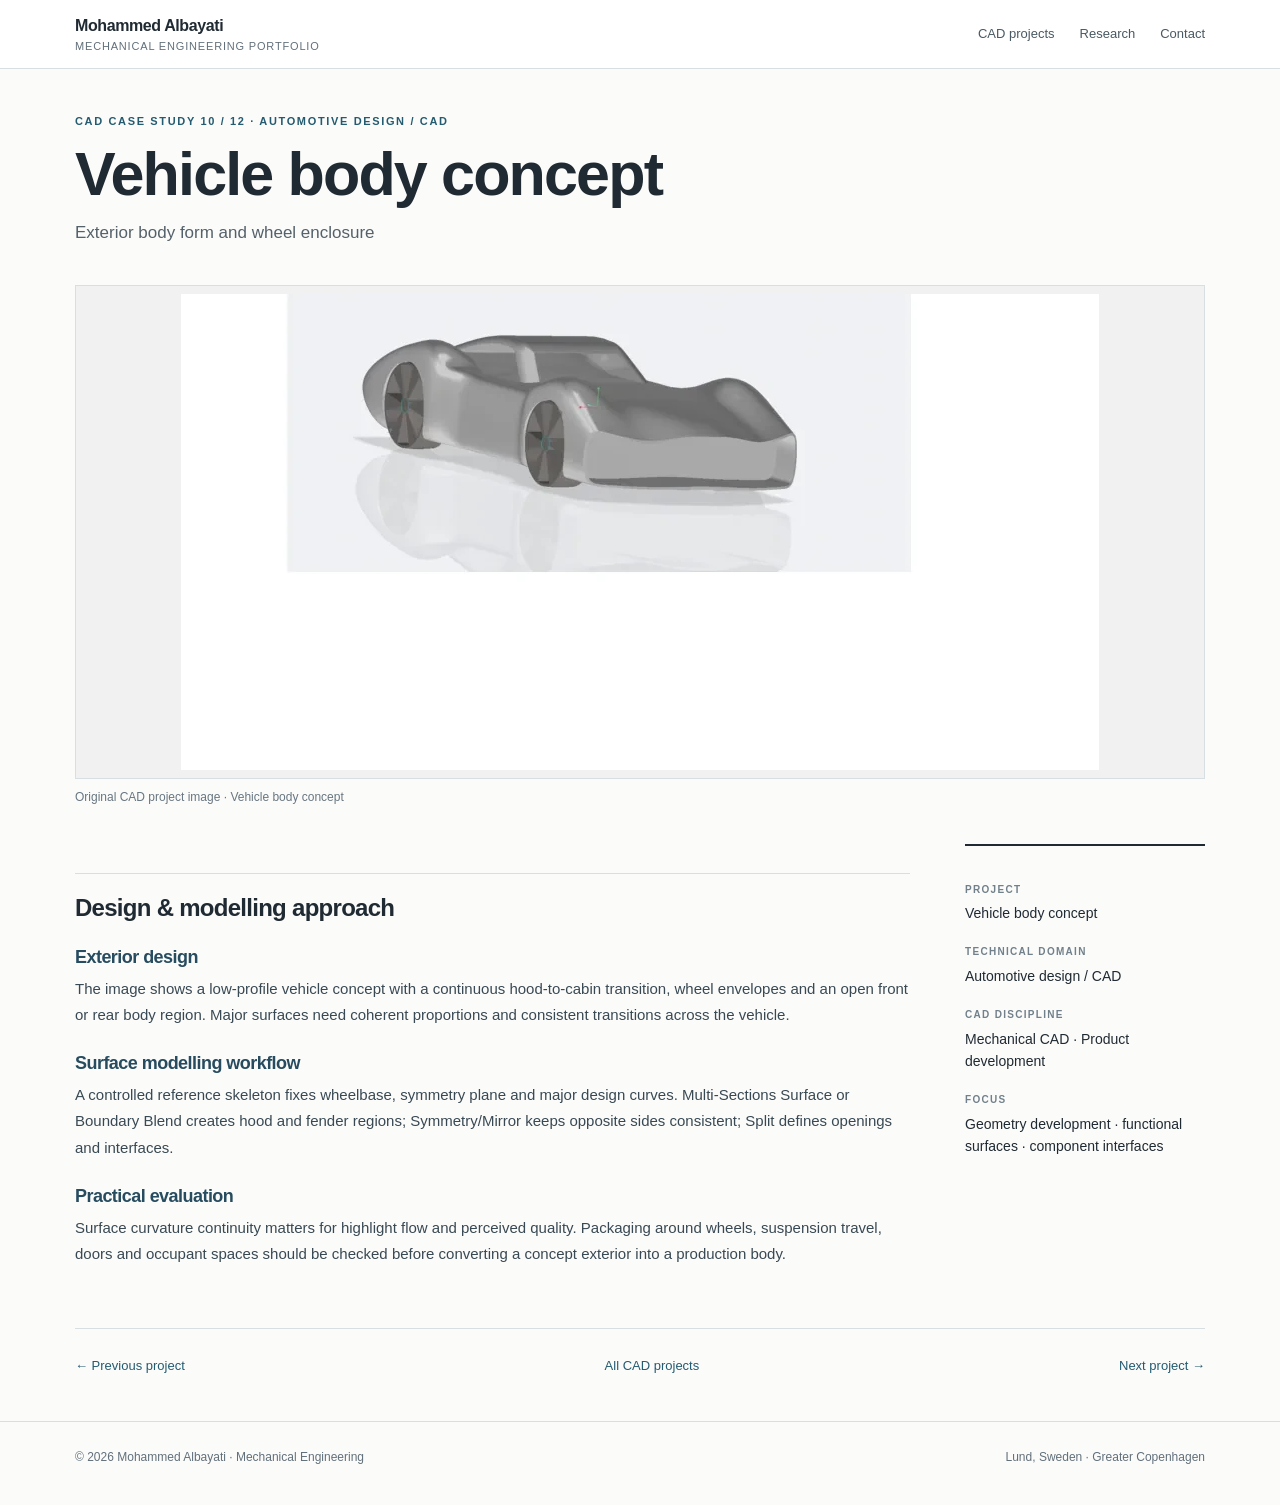
<file: cad/vehicle-body.html>
<!doctype html><html lang="en"><head><meta charset="utf-8"><meta name="viewport" content="width=device-width, initial-scale=1"><meta name="description" content="Mechanical design, CAD, product development and simulation portfolio."><title>Vehicle body concept | Mohammed Albayati</title><link rel="stylesheet" href="../styles.css"></head><body><header class="header"><div class="wrap"><a class="brand" href="../index.html">Mohammed Albayati<small>Mechanical Engineering Portfolio</small></a><nav class="nav"><a href="../index.html#cad">CAD projects</a><a href="../index.html#research">Research</a><a href="../index.html#contact">Contact</a></nav></div></header><main><div class="wrap"><section class="detail-head"><div class="eyebrow">CAD CASE STUDY 10 / 12 · Automotive design / CAD</div><h1>Vehicle body concept</h1><p class="summary">Exterior body form and wheel enclosure</p></section><figure class="figure"><div class="frame"><img src="../assets/vehicle-body.webp" alt="Original CAD model — Vehicle body concept"></div><figcaption>Original CAD project image · Vehicle body concept</figcaption></figure><section class="case"><article class="body"><h2>Design &amp; modelling approach</h2><h3>Exterior design</h3><p>The image shows a low-profile vehicle concept with a continuous hood-to-cabin transition, wheel envelopes and an open front or rear body region. Major surfaces need coherent proportions and consistent transitions across the vehicle.</p><h3>Surface modelling workflow</h3><p>A controlled reference skeleton fixes wheelbase, symmetry plane and major design curves. Multi-Sections Surface or Boundary Blend creates hood and fender regions; Symmetry/Mirror keeps opposite sides consistent; Split defines openings and interfaces.</p><h3>Practical evaluation</h3><p>Surface curvature continuity matters for highlight flow and perceived quality. Packaging around wheels, suspension travel, doors and occupant spaces should be checked before converting a concept exterior into a production body.</p></article><aside class="side"><dl><dt>Project</dt><dd>Vehicle body concept</dd><dt>Technical domain</dt><dd>Automotive design / CAD</dd><dt>CAD discipline</dt><dd>Mechanical CAD · Product development</dd><dt>Focus</dt><dd>Geometry development · functional surfaces · component interfaces</dd></dl></aside></section><nav class="pagination"><a href="seat-concept.html">← Previous project</a><a href="../index.html#cad">All CAD projects</a><a href="vehicle-profile.html">Next project →</a></nav></div></main><footer class="foot"><div class="wrap"><span>© 2026 Mohammed Albayati · Mechanical Engineering</span><span>Lund, Sweden · Greater Copenhagen</span></div></footer></body></html>
</file>
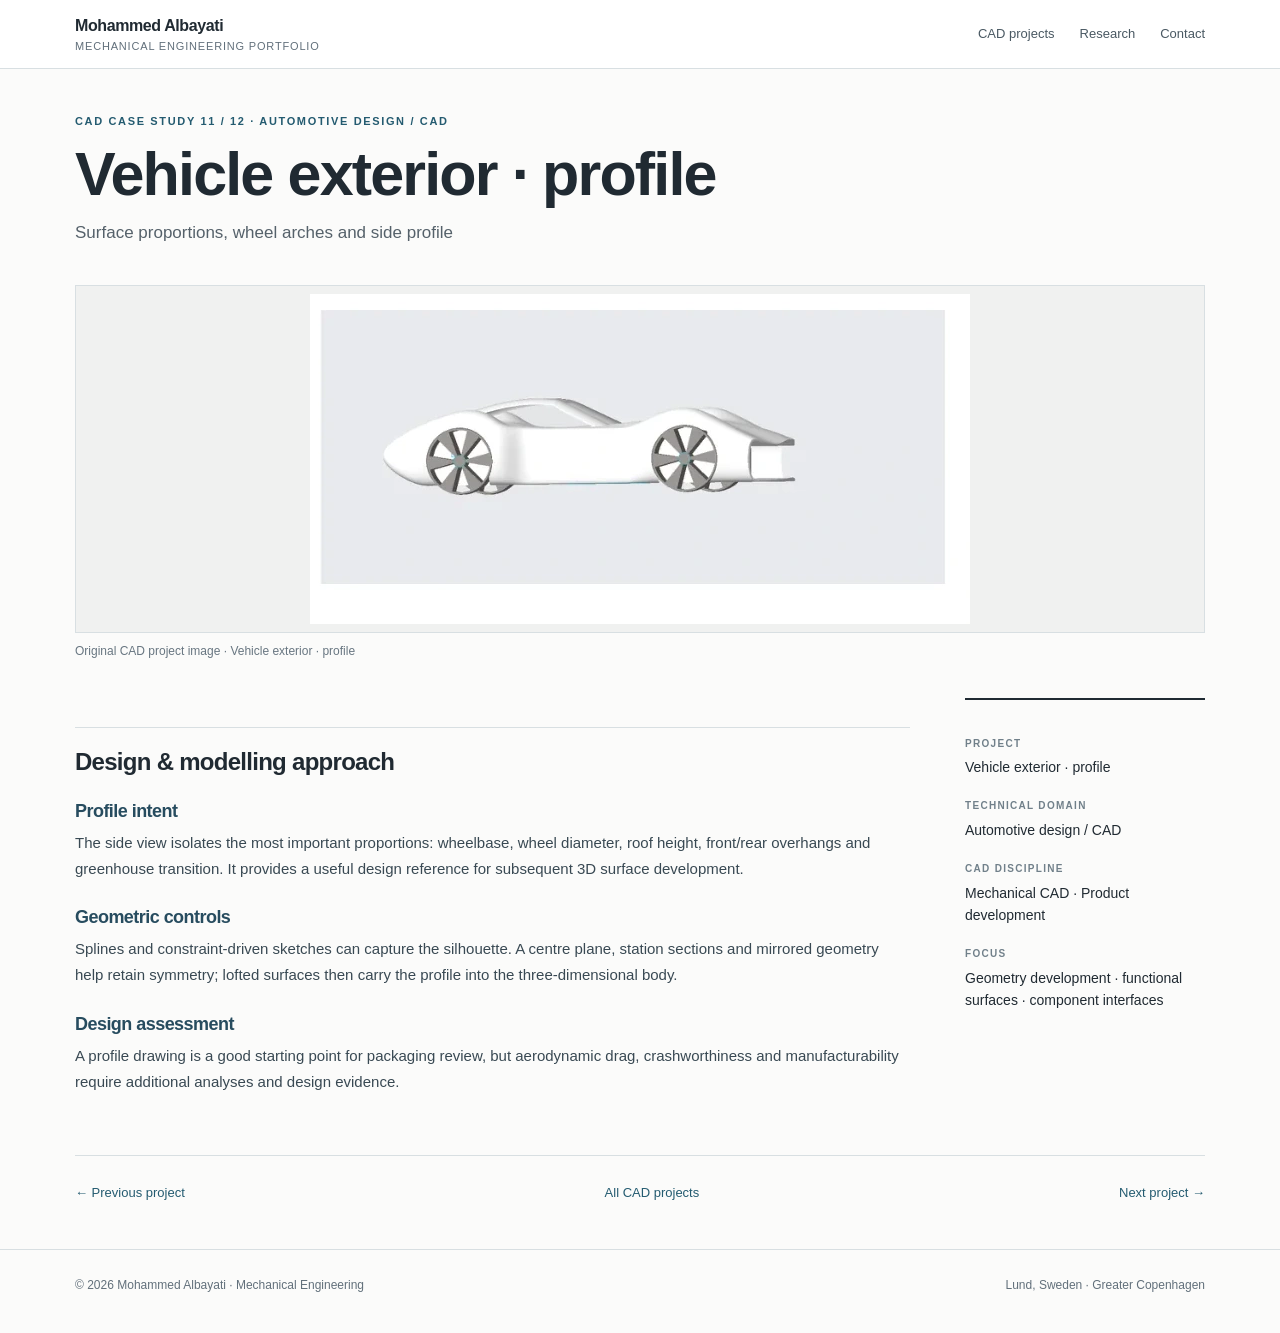
<file: cad/vehicle-profile.html>
<!doctype html><html lang="en"><head><meta charset="utf-8"><meta name="viewport" content="width=device-width, initial-scale=1"><meta name="description" content="Mechanical design, CAD, product development and simulation portfolio."><title>Vehicle exterior · profile | Mohammed Albayati</title><link rel="stylesheet" href="../styles.css"></head><body><header class="header"><div class="wrap"><a class="brand" href="../index.html">Mohammed Albayati<small>Mechanical Engineering Portfolio</small></a><nav class="nav"><a href="../index.html#cad">CAD projects</a><a href="../index.html#research">Research</a><a href="../index.html#contact">Contact</a></nav></div></header><main><div class="wrap"><section class="detail-head"><div class="eyebrow">CAD CASE STUDY 11 / 12 · Automotive design / CAD</div><h1>Vehicle exterior · profile</h1><p class="summary">Surface proportions, wheel arches and side profile</p></section><figure class="figure"><div class="frame"><img src="../assets/cad-08.webp" alt="Original CAD model — Vehicle exterior · profile"></div><figcaption>Original CAD project image · Vehicle exterior · profile</figcaption></figure><section class="case"><article class="body"><h2>Design &amp; modelling approach</h2><h3>Profile intent</h3><p>The side view isolates the most important proportions: wheelbase, wheel diameter, roof height, front/rear overhangs and greenhouse transition. It provides a useful design reference for subsequent 3D surface development.</p><h3>Geometric controls</h3><p>Splines and constraint-driven sketches can capture the silhouette. A centre plane, station sections and mirrored geometry help retain symmetry; lofted surfaces then carry the profile into the three-dimensional body.</p><h3>Design assessment</h3><p>A profile drawing is a good starting point for packaging review, but aerodynamic drag, crashworthiness and manufacturability require additional analyses and design evidence.</p></article><aside class="side"><dl><dt>Project</dt><dd>Vehicle exterior · profile</dd><dt>Technical domain</dt><dd>Automotive design / CAD</dd><dt>CAD discipline</dt><dd>Mechanical CAD · Product development</dd><dt>Focus</dt><dd>Geometry development · functional surfaces · component interfaces</dd></dl></aside></section><nav class="pagination"><a href="vehicle-body.html">← Previous project</a><a href="../index.html#cad">All CAD projects</a><a href="v6-turbo-engine.html">Next project →</a></nav></div></main><footer class="foot"><div class="wrap"><span>© 2026 Mohammed Albayati · Mechanical Engineering</span><span>Lund, Sweden · Greater Copenhagen</span></div></footer></body></html>
</file>
<file: styles.css>
:root{--ink:#202a32;--muted:#62707b;--edge:#d8dfe2;--paper:#fbfbfa;--soft:#f0f2f1;--accent:#245b70}*{box-sizing:border-box}html{scroll-behavior:smooth}body{margin:0;background:var(--paper);color:var(--ink);font:16px/1.58 "Segoe UI",Arial,sans-serif}a{color:inherit;text-decoration:none}a:hover{color:var(--accent)}.wrap{width:min(1130px,calc(100% - 64px));margin:auto}.header{border-bottom:1px solid var(--edge);background:#fff;position:sticky;top:0;z-index:12}.header .wrap{display:flex;align-items:center;justify-content:space-between;min-height:68px;gap:24px}.brand{font-weight:750;letter-spacing:-.025em}.brand small{font-size:11px;color:var(--muted);font-weight:500;display:block;letter-spacing:.075em;text-transform:uppercase}.nav{display:flex;gap:25px;font-size:13px;color:#4a5963}.eyebrow{font-size:11px;text-transform:uppercase;letter-spacing:.15em;font-weight:700;color:var(--accent)}h1,h2,h3{font-weight:670;line-height:1.17;letter-spacing:-.03em}h1{font-size:clamp(37px,5vw,61px)}h2{font-size:clamp(28px,3vw,38px)}h3{font-size:19px}p{margin:0 0 16px}.muted{color:var(--muted)}.intro{padding:65px 0 53px;display:grid;grid-template-columns:1fr .88fr;gap:62px;align-items:center}.intro h1{margin:12px 0 24px}.intro p{max-width:590px;color:#4c5b65;font-size:17px}.intro img{width:100%;height:365px;object-fit:contain;background:#f0f2f2;border:1px solid var(--edge)}.meta-line{display:flex;gap:12px;flex-wrap:wrap;margin-top:23px;font-size:12px;color:#4d5b64}.meta-line span{padding-right:12px;border-right:1px solid var(--edge)}.section{padding:51px 0 67px;border-top:1px solid var(--edge)}.section-title{display:flex;justify-content:space-between;align-items:end;gap:30px;margin-bottom:22px}.section-title h2{margin:8px 0 0}.section-title p{font-size:14px;color:var(--muted);max-width:380px}.gallery{display:grid;grid-template-columns:repeat(3,minmax(0,1fr));gap:24px}.tile{display:block;border-top:1px solid #9eaaaf;padding-top:12px}.tile .image{height:228px;display:flex;align-items:center;justify-content:center;background:#f0f1f0;border:1px solid #e1e5e5;overflow:hidden}.tile img{width:100%;height:100%;object-fit:contain;padding:5px}.tile .small{font-size:11px;color:var(--accent);font-weight:700;letter-spacing:.07em;text-transform:uppercase;margin-top:14px}.tile h3{margin:4px 0 4px;font-size:18px}.tile p{font-size:13px;color:var(--muted)}.two{display:grid;grid-template-columns:1fr 1fr;gap:50px}.two article{border-top:1px solid #9eaaaf;padding-top:16px}.two article p{font-size:14px;color:#4c5b65}.labels{display:flex;flex-wrap:wrap;gap:7px;margin-top:15px}.labels span{font-size:12px;border:1px solid var(--edge);padding:5px 9px;color:#4a5965}.foot{border-top:1px solid var(--edge);padding:26px 0 38px;color:var(--muted);font-size:12px}.foot .wrap{display:flex;justify-content:space-between;gap:20px}.detail-head{padding:44px 0 22px}.detail-head h1{margin:9px 0}.detail-head .summary{font-size:17px;color:#55616a;max-width:800px}.figure{margin:0 0 28px}.figure .frame{display:flex;align-items:center;justify-content:center;min-height:290px;background:#f0f1f0;border:1px solid var(--edge);padding:8px}.figure img{display:block;max-width:100%;max-height:570px;width:auto;height:auto;object-fit:contain}.figure figcaption{padding:9px 0;color:#687681;font-size:12px}.case{display:grid;grid-template-columns:minmax(0,1fr) 240px;gap:55px;align-items:start;padding-bottom:44px}.case .body h2{font-size:24px;margin:29px 0 10px;border-top:1px solid var(--edge);padding-top:20px}.case .body h3{font-size:18px;margin:25px 0 8px;color:#274c5f}.case .body p{font-size:15px;color:#394953;line-height:1.75}.side{position:sticky;top:97px;border-top:2px solid var(--ink);padding-top:16px}.side dt{font-size:10px;text-transform:uppercase;letter-spacing:.13em;color:#71808a;font-weight:700;margin-top:20px}.side dd{margin:5px 0;font-size:14px}.pagination{display:flex;justify-content:space-between;gap:20px;border-top:1px solid var(--edge);padding:27px 0 45px;font-size:13px;color:var(--accent)}.links{display:flex;gap:14px;flex-wrap:wrap;margin-top:25px}.btn{display:inline-block;border:1px solid #a9b8bc;padding:11px 16px;font-size:13px;font-weight:650}.btn.primary{background:var(--ink);color:white;border-color:var(--ink)}@media(max-width:850px){.intro,.case{grid-template-columns:1fr;gap:22px}.intro img{height:300px}.gallery{grid-template-columns:repeat(2,minmax(0,1fr))}.side{position:static;border-top:1px solid var(--edge);display:grid;grid-template-columns:1fr 1fr;gap:4px 18px}.two{grid-template-columns:1fr;gap:22px}}@media(max-width:550px){.wrap{width:calc(100% - 32px)}.nav{gap:12px;font-size:11px}.header .wrap{min-height:61px}.intro{padding:36px 0}.intro img{height:250px}.gallery{grid-template-columns:1fr;gap:22px}.tile .image{height:250px}.section{padding:34px 0}.section-title{display:block}.figure .frame{min-height:180px}.figure img{max-height:420px}.foot .wrap{display:block}}

/* Autonomous MDO case study */
.mdo-hero{padding:58px 0 38px;border-bottom:1px solid var(--edge)}.mdo-hero h1{max-width:930px;margin:13px 0 18px;font-size:clamp(40px,5.5vw,71px)}.mdo-hero .lead{font-size:19px;line-height:1.6;max-width:850px;color:#405360}.mdo-facts{display:grid;grid-template-columns:repeat(4,1fr);border-block:1px solid var(--edge);margin:28px 0 0}.mdo-facts>div{padding:20px 18px;border-right:1px solid var(--edge)}.mdo-facts>div:last-child{border-right:0}.mdo-facts strong{display:block;font-size:26px;line-height:1.25;font-weight:670;letter-spacing:-.035em}.mdo-facts small{display:block;font-size:12px;color:var(--muted);margin-top:7px}.mdo-section{padding:45px 0;border-bottom:1px solid var(--edge)}.mdo-section h2{margin:8px 0 18px;font-size:clamp(25px,3vw,34px)}.mdo-section p{max-width:870px;color:#40505a;line-height:1.75}.mdo-section h3{margin:25px 0 9px}.mdo-subgrid{display:grid;grid-template-columns:repeat(2,minmax(0,1fr));gap:22px 40px}.mdo-subgrid article{border-top:1px solid #b7c2c5;padding-top:12px}.mdo-subgrid article h3{margin:3px 0 9px;font-size:17px}.mdo-subgrid article p{font-size:14px}.mdo-flow{display:grid;grid-template-columns:repeat(5,minmax(0,1fr));gap:10px;margin:24px 0}.mdo-flow .node{background:#f0f3f3;border:1px solid #d7dfe1;padding:18px 11px;min-height:123px}.mdo-flow .node b{display:block;font-size:14px;line-height:1.4}.mdo-flow .node small{display:block;color:#566a72;margin-top:8px;font-size:12px}.mdo-flow-note{font-size:13px;color:#566a72}.mdo-table{width:100%;border-collapse:collapse;margin:22px 0;font-size:14px}.mdo-table th{text-align:left;background:#e8edef;font-size:11px;text-transform:uppercase;letter-spacing:.09em}.mdo-table td,.mdo-table th{border-bottom:1px solid var(--edge);padding:13px 13px;vertical-align:top}.mdo-quote{border-left:3px solid var(--accent);padding:10px 0 10px 19px;margin:26px 0;color:#324856;font-size:20px;line-height:1.5;max-width:850px}.mdo-band{background:#eaf0f0;padding:24px 30px;margin:22px 0}.mdo-band p{margin:6px 0}.mdo-inline-nav{display:flex;gap:15px;flex-wrap:wrap;margin:22px 0;font-size:13px}.mdo-inline-nav a{border-bottom:1px solid #9aaeb4;padding-bottom:3px;color:#245b70}.mdo-footer{padding:34px 0 70px}.mdo-note{font-size:12px;color:#71808a}.research-link{display:inline-block;margin-top:10px;border-bottom:1px solid var(--accent);color:var(--accent);font-size:14px;font-weight:650}
@media(max-width:830px){.mdo-flow{grid-template-columns:repeat(2,minmax(0,1fr))}.mdo-facts{grid-template-columns:repeat(2,1fr)}.mdo-facts>div:nth-child(2){border-right:0}.mdo-facts>div:nth-child(-n+2){border-bottom:1px solid var(--edge)}}@media(max-width:550px){.mdo-hero{padding:32px 0}.mdo-subgrid,.mdo-flow{grid-template-columns:1fr}.mdo-facts strong{font-size:21px}.mdo-facts>div{padding:14px 10px}.mdo-section{padding:32px 0}.mdo-table{font-size:12px}.mdo-table td,.mdo-table th{padding:9px 7px}.mdo-band{padding:17px}}

/* Autonomous MDO — image-led introduction. The original illustration contains no data or simulation results. */
.mdo-hero{position:relative;isolation:isolate;min-height:600px;display:flex;align-items:center;background:#0c5184 url("assets/autonomous-mdo-optimization-hero.png") center center / cover no-repeat;color:#fff;padding:70px clamp(24px,4.5vw,65px);border:0;overflow:hidden;margin:24px 0 32px}
.mdo-hero::before{content:"";position:absolute;inset:0;z-index:-1;background:linear-gradient(90deg,rgba(5,34,61,.91) 0%,rgba(7,49,83,.82) 36%,rgba(7,49,83,.2) 69%,transparent 100%)}
.mdo-hero-copy{width:min(675px,100%)}
.mdo-hero .eyebrow{color:#b7e0f5}
.mdo-hero h1{color:#fff;font-size:clamp(46px,6vw,81px);line-height:1.04;letter-spacing:-.045em;margin:14px 0 24px}
.mdo-hero .lead{color:#f2f8fc;font-size:clamp(17px,1.7vw,21px);line-height:1.5;max-width:625px}
.mdo-hero-copy>p:not(.lead){color:#dcecf4;font-size:15px;max-width:620px}
.mdo-hero .mdo-facts{border-color:rgba(255,255,255,.35);margin-top:28px}
.mdo-hero .mdo-facts>div{border-color:rgba(255,255,255,.27);padding:16px 11px}
.mdo-hero .mdo-facts strong{color:#fff;font-size:23px}
.mdo-hero .mdo-facts small{color:#dcebf2;font-size:11px}
.mdo-hero .mdo-inline-nav a{color:#f5fbff;border-color:rgba(255,255,255,.65)}
@media(max-width:750px){.mdo-hero{min-height:660px;background-position:61% center;padding:38px 23px;margin:16px 0 22px;align-items:flex-end}.mdo-hero::before{background:linear-gradient(0deg,rgba(4,32,55,.96),rgba(5,43,74,.83) 58%,rgba(5,43,74,.28) 100%)}.mdo-hero h1{font-size:clamp(40px,10vw,62px)}.mdo-hero .mdo-facts{grid-template-columns:repeat(2,minmax(0,1fr))}}
@media(max-width:460px){.mdo-hero{min-height:690px;padding:22px 17px}.mdo-hero .mdo-inline-nav{gap:8px}.mdo-hero .mdo-inline-nav a{font-size:11px}.mdo-hero .mdo-facts>div{padding:10px 8px}.mdo-hero .mdo-facts strong{font-size:20px}}
</file>
